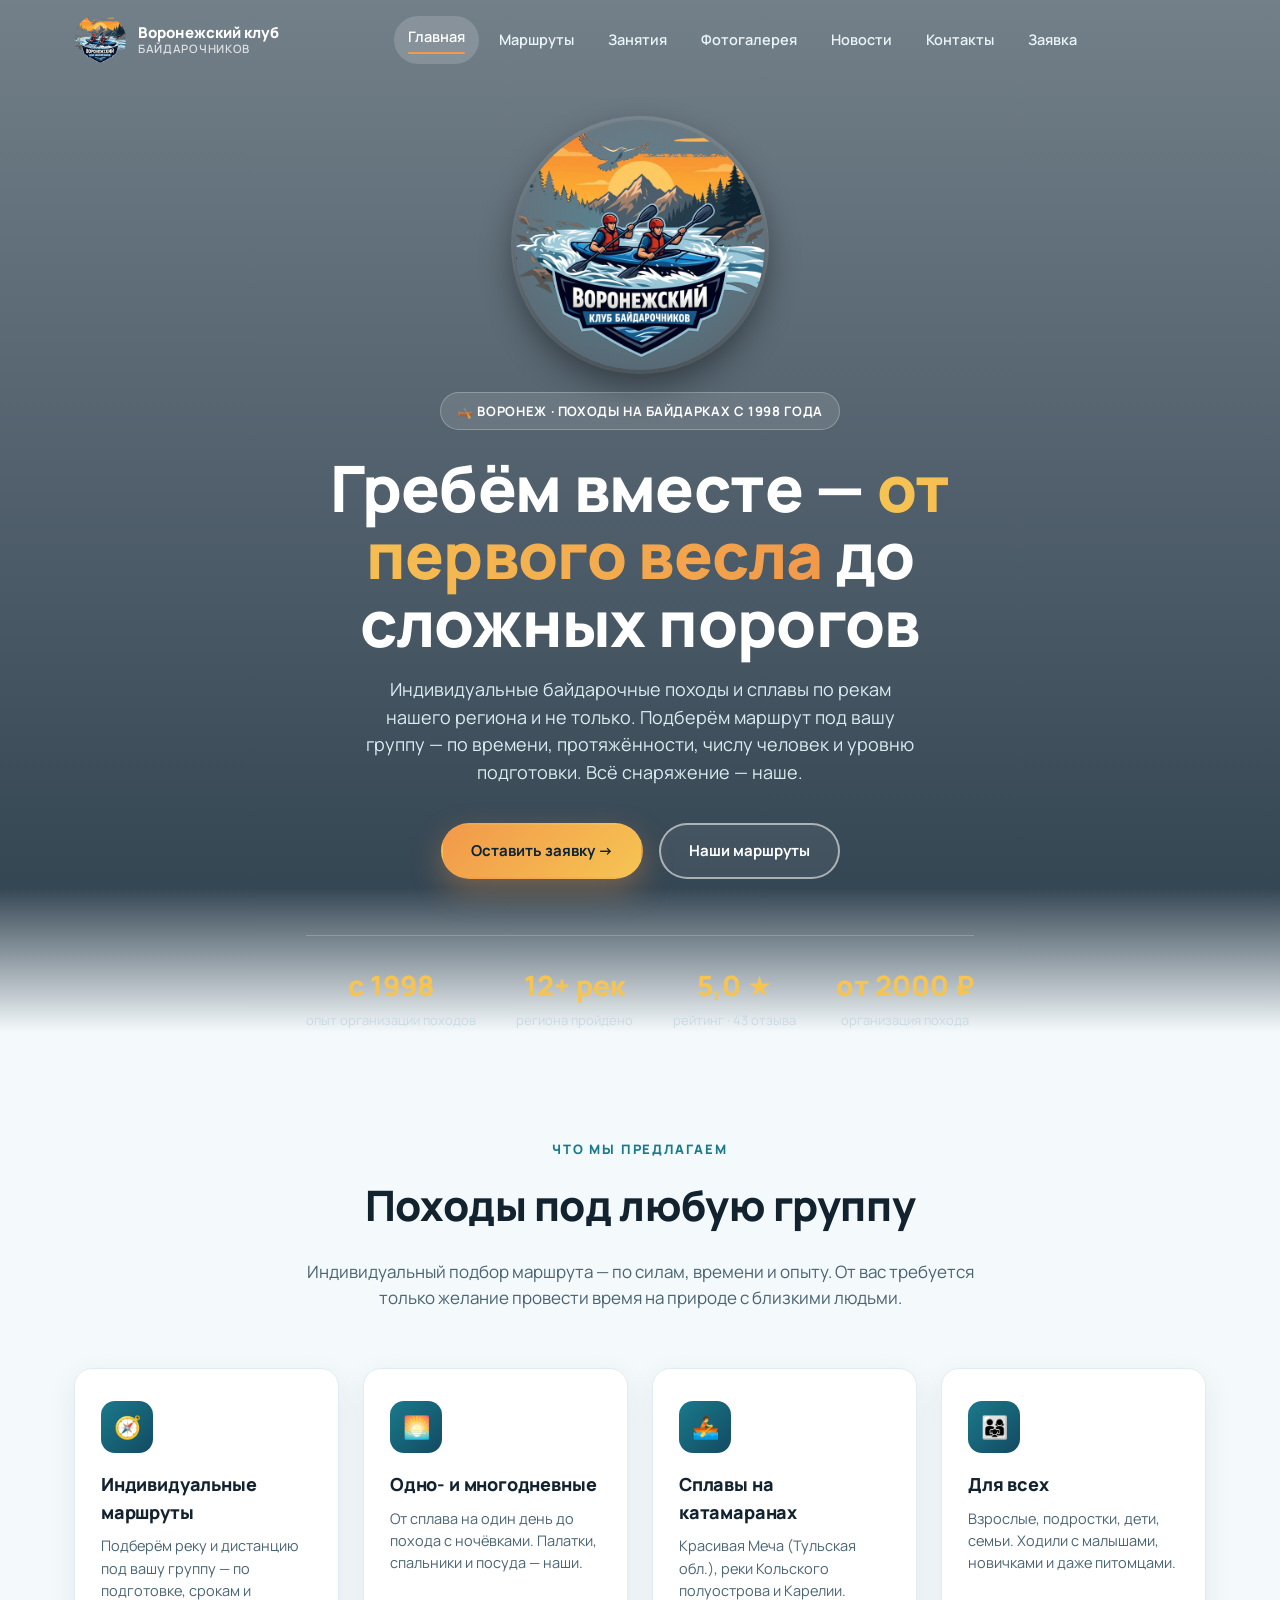
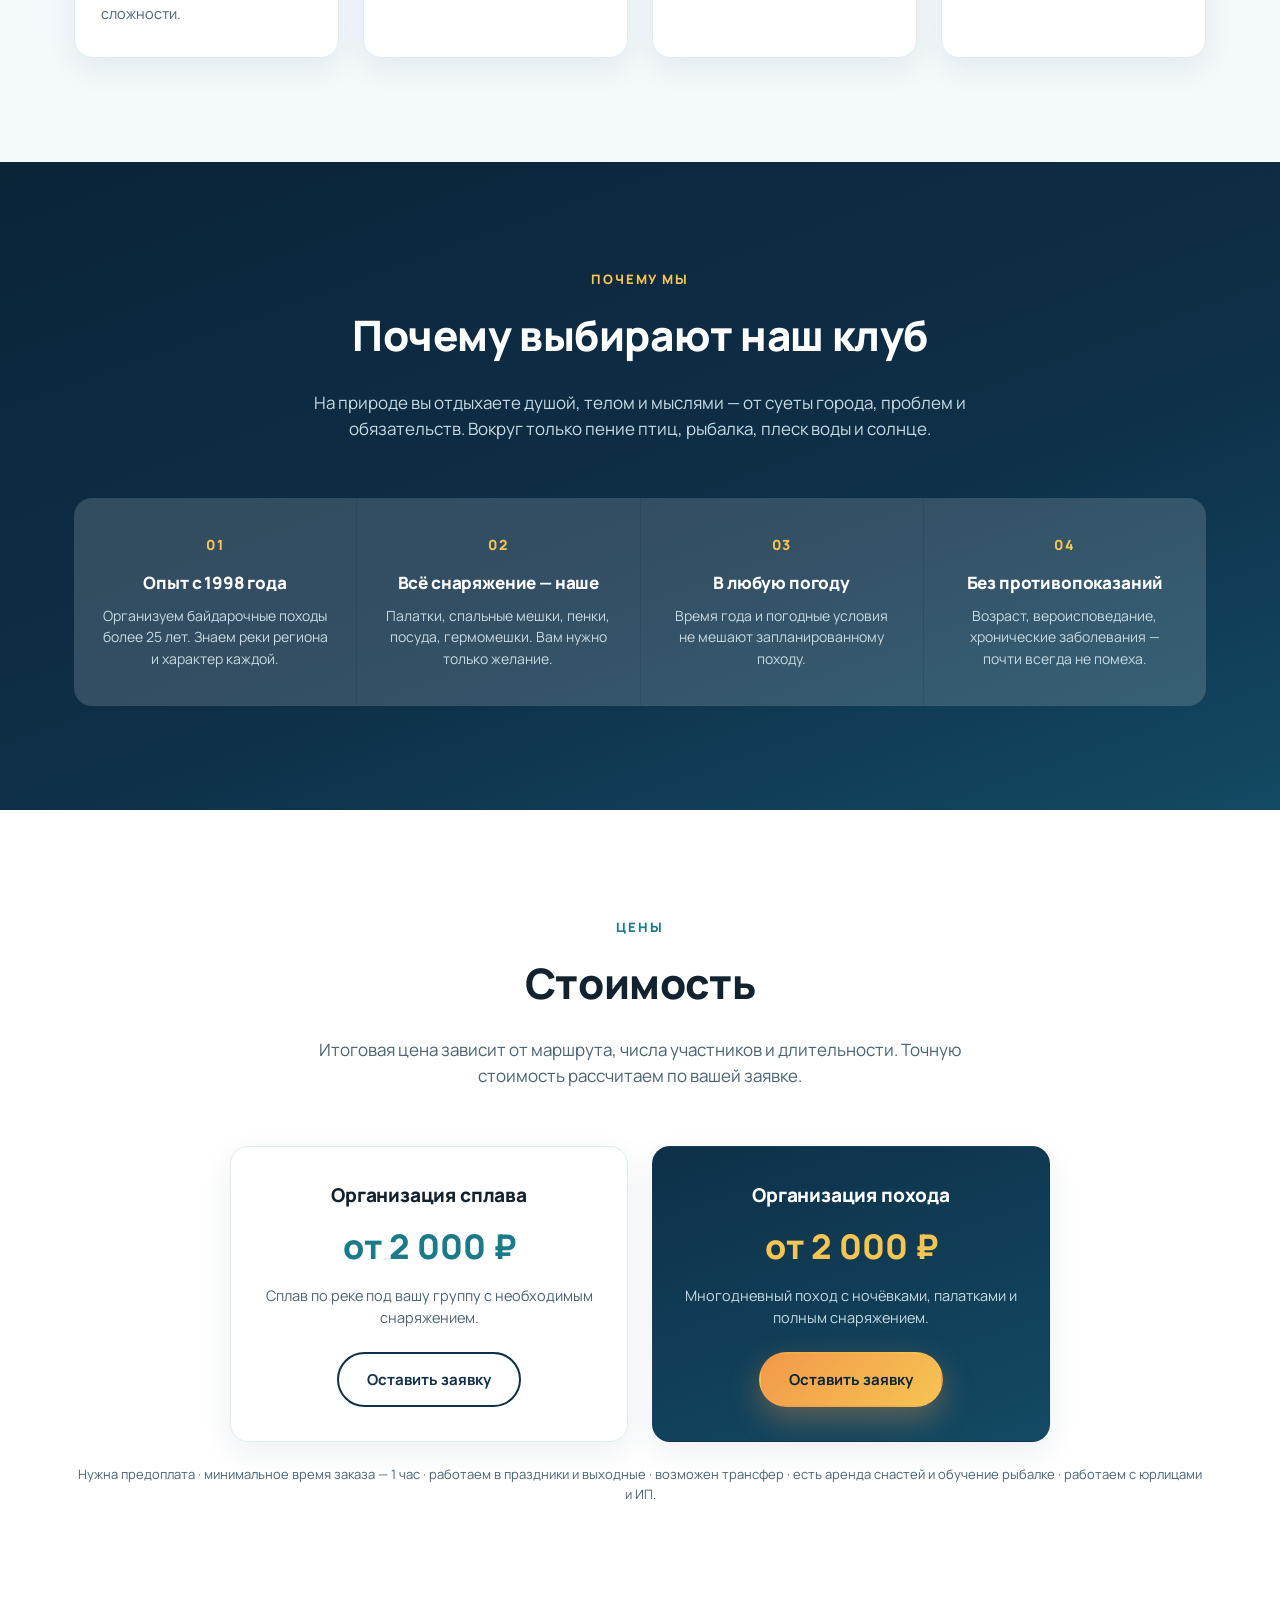
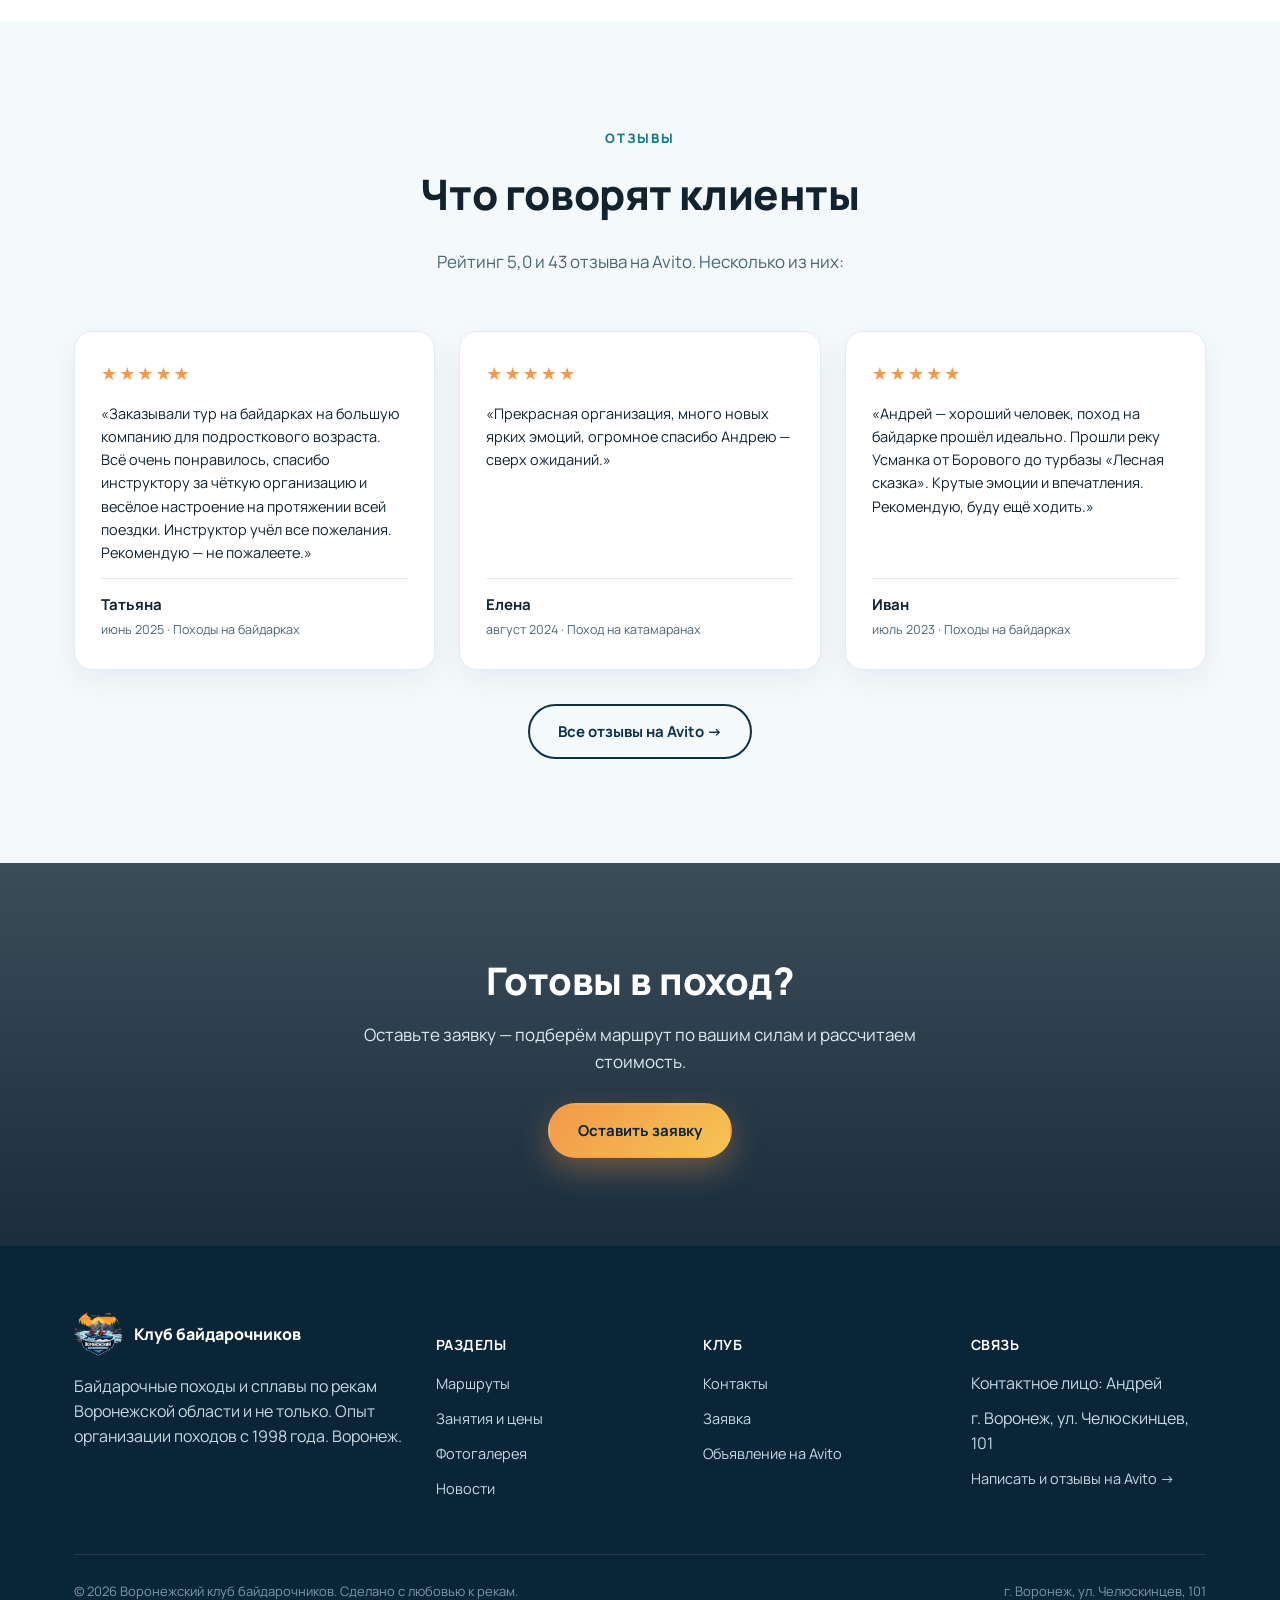
<file: index.html>
<!DOCTYPE html>
<html lang="ru">
<head>
<meta charset="UTF-8">
<meta name="viewport" content="width=device-width, initial-scale=1.0">
<title>Воронежский клуб байдарочников — походы и сплавы по рекам</title>
<meta name="description" content="Байдарочные походы и сплавы по рекам Воронежской области и не только. Индивидуальные маршруты, всё снаряжение, опыт с 1998 года. Организация похода и сплава от 2000 ₽.">
<link rel="icon" href="assets/logo.png" type="image/png">
<link rel="preconnect" href="https://fonts.googleapis.com">
<link href="https://fonts.googleapis.com/css2?family=Manrope:wght@400;500;600;700;800&display=swap" rel="stylesheet">
<link rel="stylesheet" href="assets/styles.css">
</head>
<body>

<header class="site-header" id="siteHeader">
  <div class="container">
    <a href="index.html" class="brand">
      <img src="assets/logo.png" alt="Логотип Воронежского клуба байдарочников">
      <div class="brand-name">Воронежский клуб<span>байдарочников</span></div>
    </a>
    <nav class="main-nav" id="mainNav">
      <a href="index.html" class="active">Главная</a>
      <a href="routes.html">Маршруты</a>
      <a href="classes.html">Занятия</a>
      <a href="gallery.html">Фотогалерея</a>
      <a href="news.html">Новости</a>
      <a href="contacts.html">Контакты</a>
      <a href="apply.html">Заявка</a>
    </nav>
    <div class="header-cta">
      <button class="nav-toggle" id="navToggle" aria-label="Меню">☰</button>
    </div>
  </div>
</header>

<section class="hero" id="home" style="--hero-bg:url('https://images.unsplash.com/photo-1562874749-35d09a73efbe?auto=format&fit=crop&w=2000&q=80')">
  <div class="container hero-inner hero-inner--center">
    <div class="hero-logo">
      <img src="assets/logo.png" alt="Логотип Воронежского клуба байдарочников">
    </div>
    <span class="hero-badge">🛶 Воронеж · походы на байдарках с 1998 года</span>
    <h1>Гребём вместе — <em>от первого весла</em> до сложных порогов</h1>
    <p>Индивидуальные байдарочные походы и сплавы по рекам нашего региона и не только. Подберём маршрут под вашу группу — по времени, протяжённости, числу человек и уровню подготовки. Всё снаряжение — наше.</p>
    <div class="hero-actions">
      <a href="apply.html" class="btn btn--sun">Оставить заявку →</a>
      <a href="routes.html" class="btn btn--outline">Наши маршруты</a>
    </div>
    <div class="hero-stats">
      <div><b>с 1998</b><span>опыт организации походов</span></div>
      <div><b>12+ рек</b><span>региона пройдено</span></div>
      <div><b>5,0 ★</b><span>рейтинг · 43 отзыва</span></div>
      <div><b>от 2000 ₽</b><span>организация похода</span></div>
    </div>
  </div>
</section>

<section class="section section--light">
  <div class="container">
    <div class="section-head reveal">
      <span class="section-eyebrow">Что мы предлагаем</span>
      <h2 class="section-title">Походы под любую группу</h2>
      <p class="section-desc">Индивидуальный подбор маршрута — по силам, времени и опыту. От вас требуется только желание провести время на природе с близкими людьми.</p>
    </div>
    <div class="grid-cards">
      <div class="card reveal"><div class="card-icon">🧭</div><h3>Индивидуальные маршруты</h3><p>Подберём реку и дистанцию под вашу группу — по подготовке, срокам и сложности.</p></div>
      <div class="card reveal"><div class="card-icon">🌅</div><h3>Одно- и многодневные</h3><p>От сплава на один день до похода с ночёвками. Палатки, спальники и посуда — наши.</p></div>
      <div class="card reveal"><div class="card-icon">🚣</div><h3>Сплавы на катамаранах</h3><p>Красивая Меча (Тульская обл.), реки Кольского полуострова и Карелии.</p></div>
      <div class="card reveal"><div class="card-icon">👨‍👩‍👧</div><h3>Для всех</h3><p>Взрослые, подростки, дети, семьи. Ходили с малышами, новичками и даже питомцами.</p></div>
    </div>
  </div>
</section>

<section class="section section--dark">
  <div class="container">
    <div class="section-head reveal">
      <span class="section-eyebrow">Почему мы</span>
      <h2 class="section-title">Почему выбирают наш клуб</h2>
      <p class="section-desc">На природе вы отдыхаете душой, телом и мыслями — от суеты города, проблем и обязательств. Вокруг только пение птиц, рыбалка, плеск воды и солнце.</p>
    </div>
    <div class="values-grid">
      <div class="value-item reveal"><span class="num">01</span><h4>Опыт с 1998 года</h4><p>Организуем байдарочные походы более 25 лет. Знаем реки региона и характер каждой.</p></div>
      <div class="value-item reveal"><span class="num">02</span><h4>Всё снаряжение — наше</h4><p>Палатки, спальные мешки, пенки, посуда, гермомешки. Вам нужно только желание.</p></div>
      <div class="value-item reveal"><span class="num">03</span><h4>В любую погоду</h4><p>Время года и погодные условия не мешают запланированному походу.</p></div>
      <div class="value-item reveal"><span class="num">04</span><h4>Без противопоказаний</h4><p>Возраст, вероисповедание, хронические заболевания — почти всегда не помеха.</p></div>
    </div>
  </div>
</section>

<section class="section section--white">
  <div class="container">
    <div class="section-head reveal">
      <span class="section-eyebrow">Цены</span>
      <h2 class="section-title">Стоимость</h2>
      <p class="section-desc">Итоговая цена зависит от маршрута, числа участников и длительности. Точную стоимость рассчитаем по вашей заявке.</p>
    </div>
    <div class="price-cards">
      <div class="price-card reveal">
        <h3>Организация сплава</h3>
        <div class="price">от 2 000 ₽</div>
        <p>Сплав по реке под вашу группу с необходимым снаряжением.</p>
        <a href="apply.html" class="btn btn--outline-dark">Оставить заявку</a>
      </div>
      <div class="price-card reveal price-card--accent">
        <h3>Организация похода</h3>
        <div class="price">от 2 000 ₽</div>
        <p>Многодневный поход с ночёвками, палатками и полным снаряжением.</p>
        <a href="apply.html" class="btn btn--sun">Оставить заявку</a>
      </div>
    </div>
    <p class="map-note reveal" style="text-align:center;margin-top:22px;">Нужна предоплата · минимальное время заказа — 1 час · работаем в праздники и выходные · возможен трансфер · есть аренда снастей и обучение рыбалке · работаем с юрлицами и ИП.</p>
  </div>
</section>

<section class="section section--light">
  <div class="container">
    <div class="section-head reveal">
      <span class="section-eyebrow">Отзывы</span>
      <h2 class="section-title">Что говорят клиенты</h2>
      <p class="section-desc">Рейтинг 5,0 и 43 отзыва на Avito. Несколько из них:</p>
    </div>
    <div class="reviews-grid">
      <div class="review-card reveal">
        <div class="review-stars">★★★★★</div>
        <p>«Заказывали тур на байдарках на большую компанию для подросткового возраста. Всё очень понравилось, спасибо инструктору за чёткую организацию и весёлое настроение на протяжении всей поездки. Инструктор учёл все пожелания. Рекомендую — не пожалеете.»</p>
        <div class="review-author"><b>Татьяна</b><span>июнь 2025 · Походы на байдарках</span></div>
      </div>
      <div class="review-card reveal">
        <div class="review-stars">★★★★★</div>
        <p>«Прекрасная организация, много новых ярких эмоций, огромное спасибо Андрею — сверх ожиданий.»</p>
        <div class="review-author"><b>Елена</b><span>август 2024 · Поход на катамаранах</span></div>
      </div>
      <div class="review-card reveal">
        <div class="review-stars">★★★★★</div>
        <p>«Андрей — хороший человек, поход на байдарке прошёл идеально. Прошли реку Усманка от Борового до турбазы «Лесная сказка». Крутые эмоции и впечатления. Рекомендую, буду ещё ходить.»</p>
        <div class="review-author"><b>Иван</b><span>июль 2023 · Походы на байдарках</span></div>
      </div>
    </div>
    <div style="text-align:center;margin-top:34px" class="reveal">
      <a href="https://www.avito.ru/voronezh/predlozheniya_uslug/pohody_na_baydarkah_1680966635" target="_blank" rel="noopener" class="btn btn--outline-dark">Все отзывы на Avito →</a>
    </div>
  </div>
</section>

<section class="section section--cta" style="--hero-bg:url('https://images.unsplash.com/photo-1551158025-b74e9d4f3617?auto=format&fit=crop&w=2000&q=80')">
  <div class="container cta-inner reveal">
    <h2>Готовы в поход?</h2>
    <p>Оставьте заявку — подберём маршрут по вашим силам и рассчитаем стоимость.</p>
    <a href="apply.html" class="btn btn--sun">Оставить заявку</a>
  </div>
</section>

<footer class="site-footer">
  <div class="container">
    <div class="footer-top">
      <div>
        <div class="footer-brand">
          <img src="assets/logo.png" alt="Логотип клуба">
          <span>Клуб байдарочников</span>
        </div>
        <p>Байдарочные походы и сплавы по рекам Воронежской области и не только. Опыт организации походов с 1998 года. Воронеж.</p>
      </div>
      <div>
        <h5>Разделы</h5>
        <ul>
          <li><a href="routes.html">Маршруты</a></li>
          <li><a href="classes.html">Занятия и цены</a></li>
          <li><a href="gallery.html">Фотогалерея</a></li>
          <li><a href="news.html">Новости</a></li>
        </ul>
      </div>
      <div>
        <h5>Клуб</h5>
        <ul>
          <li><a href="contacts.html">Контакты</a></li>
          <li><a href="apply.html">Заявка</a></li>
          <li><a href="https://www.avito.ru/voronezh/predlozheniya_uslug/pohody_na_baydarkah_1680966635" target="_blank" rel="noopener">Объявление на Avito</a></li>
        </ul>
      </div>
      <div>
        <h5>Связь</h5>
        <ul>
          <li>Контактное лицо: Андрей</li>
          <li>г. Воронеж, ул. Челюскинцев, 101</li>
          <li><a href="https://www.avito.ru/voronezh/predlozheniya_uslug/pohody_na_baydarkah_1680966635" target="_blank" rel="noopener">Написать и отзывы на Avito →</a></li>
        </ul>
      </div>
    </div>
    <div class="footer-bottom">
      <span>© 2026 Воронежский клуб байдарочников. Сделано с любовью к рекам.</span>
      <span>г. Воронеж, ул. Челюскинцев, 101</span>
    </div>
  </div>
</footer>

<script src="assets/script.js"></script>
</body>
</html>
</file>
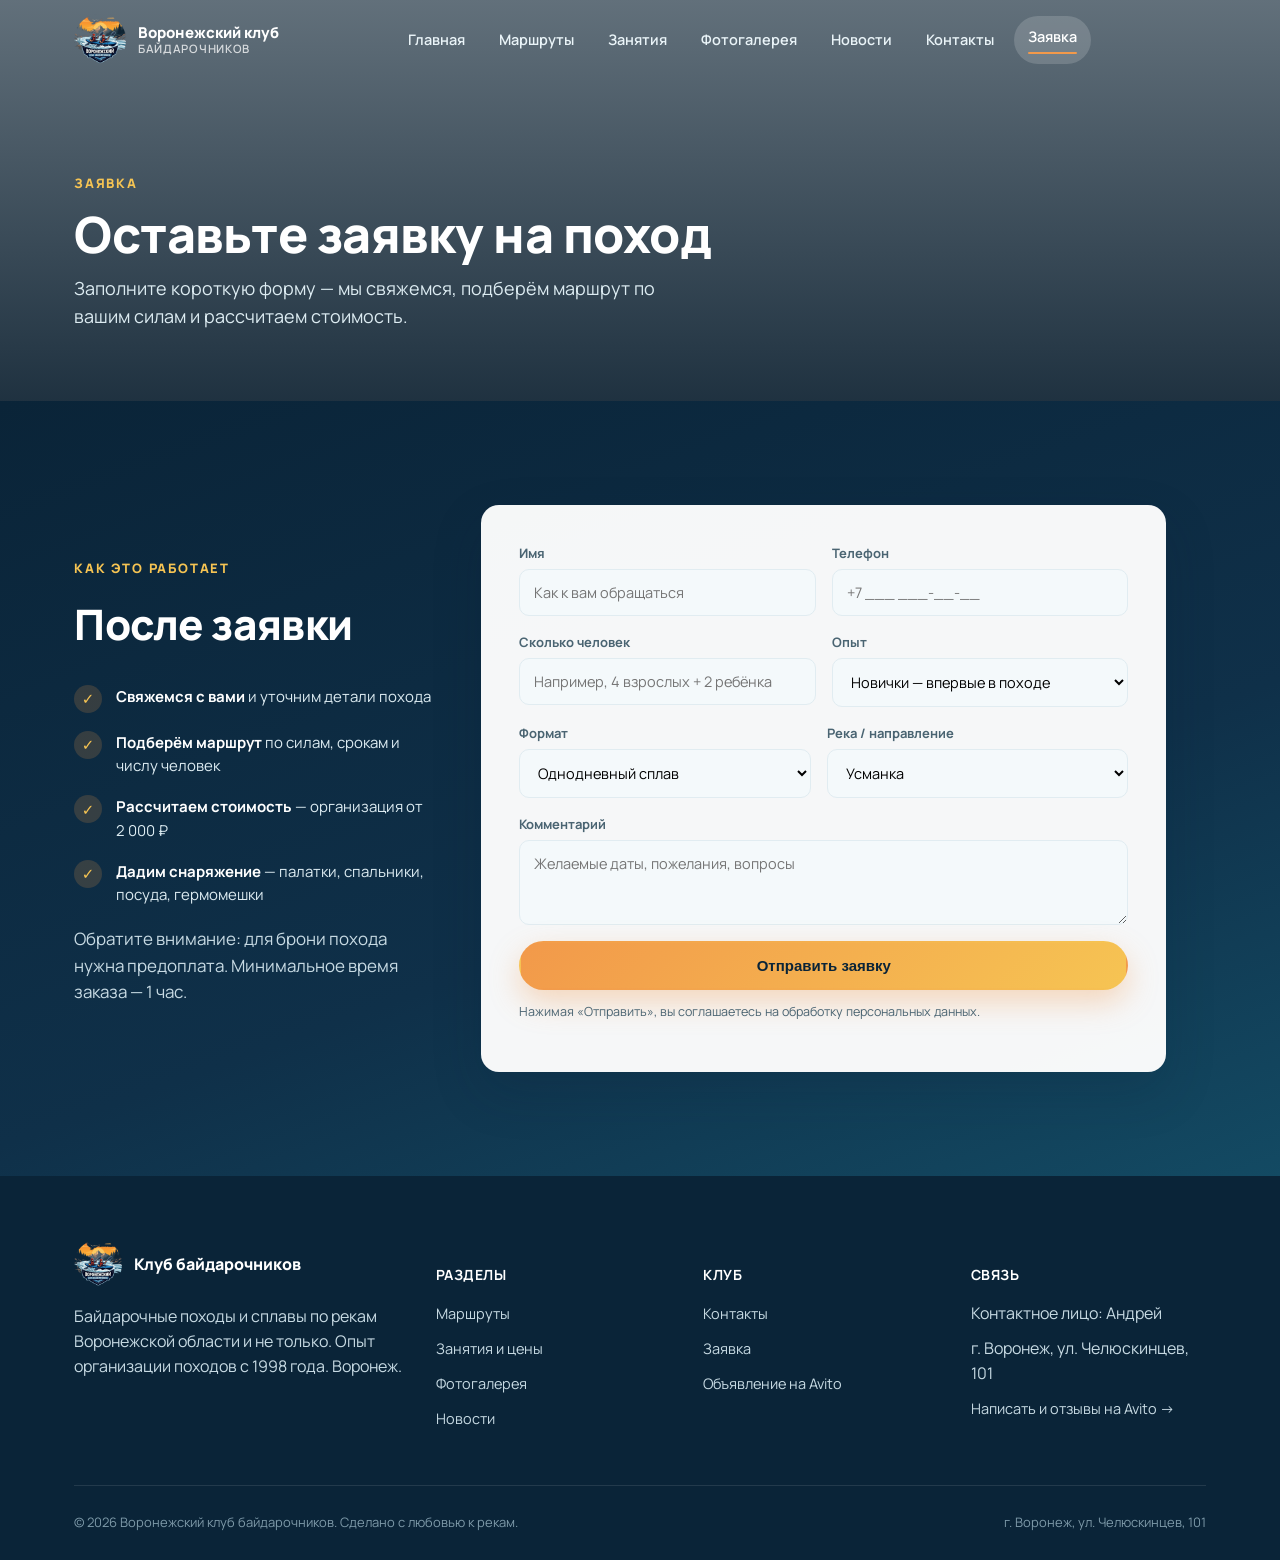
<file: apply.html>
<!DOCTYPE html>
<html lang="ru">
<head>
<meta charset="UTF-8">
<meta name="viewport" content="width=device-width, initial-scale=1.0">
<title>Заявка — Воронежский клуб байдарочников</title>
<meta name="description" content="Заявка на байдарочный поход или сплав. Подберём маршрут под вашу группу и рассчитаем стоимость.">
<link rel="icon" href="assets/logo.png" type="image/png">
<link rel="preconnect" href="https://fonts.googleapis.com">
<link href="https://fonts.googleapis.com/css2?family=Manrope:wght@400;500;600;700;800&display=swap" rel="stylesheet">
<link rel="stylesheet" href="assets/styles.css">
</head>
<body>

<header class="site-header" id="siteHeader">
  <div class="container">
    <a href="index.html" class="brand">
      <img src="assets/logo.png" alt="Логотип Воронежского клуба байдарочников">
      <div class="brand-name">Воронежский клуб<span>байдарочников</span></div>
    </a>
    <nav class="main-nav" id="mainNav">
      <a href="index.html">Главная</a>
      <a href="routes.html">Маршруты</a>
      <a href="classes.html">Занятия</a>
      <a href="gallery.html">Фотогалерея</a>
      <a href="news.html">Новости</a>
      <a href="contacts.html">Контакты</a>
      <a href="apply.html" class="active">Заявка</a>
    </nav>
    <div class="header-cta">
      <button class="nav-toggle" id="navToggle" aria-label="Меню">☰</button>
    </div>
  </div>
</header>

<section class="page-hero" style="--hero-bg:url('https://images.unsplash.com/photo-1551158025-b74e9d4f3617?auto=format&fit=crop&w=2000&q=80')">
  <div class="container">
    <span class="page-hero-eyebrow">Заявка</span>
    <h1>Оставьте заявку на поход</h1>
    <p>Заполните короткую форму — мы свяжемся, подберём маршрут по вашим силам и рассчитаем стоимость.</p>
  </div>
</section>

<section class="section section--dark" id="apply">
  <div class="container">
    <div class="apply-layout">
      <div class="reveal">
        <span class="section-eyebrow">Как это работает</span>
        <h2 class="section-title">После заявки</h2>
        <ul class="apply-points">
          <li><span class="chk">✓</span><span><b>Свяжемся с вами</b> и уточним детали похода</span></li>
          <li><span class="chk">✓</span><span><b>Подберём маршрут</b> по силам, срокам и числу человек</span></li>
          <li><span class="chk">✓</span><span><b>Рассчитаем стоимость</b> — организация от 2 000 ₽</span></li>
          <li><span class="chk">✓</span><span><b>Дадим снаряжение</b> — палатки, спальники, посуда, гермомешки</span></li>
        </ul>
        <p class="section-desc" style="color:#c7dae3;margin-top:20px;">Обратите внимание: для брони похода нужна предоплата. Минимальное время заказа — 1 час.</p>
      </div>
      <form class="apply-form reveal" id="applyForm">
        <div class="form-row">
          <div class="form-field"><label for="f-name">Имя</label><input type="text" id="f-name" name="name" placeholder="Как к вам обращаться" required></div>
          <div class="form-field"><label for="f-phone">Телефон</label><input type="tel" id="f-phone" name="phone" placeholder="+7 ___ ___-__-__" required></div>
        </div>
        <div class="form-row">
          <div class="form-field"><label for="f-people">Сколько человек</label><input type="text" id="f-people" name="people" placeholder="Например, 4 взрослых + 2 ребёнка"></div>
          <div class="form-field"><label for="f-level">Опыт</label>
            <select id="f-level" name="level">
              <option>Новички — впервые в походе</option>
              <option>Немного опыта</option>
              <option>Уверенно гребём, хотим сложнее</option>
            </select>
          </div>
        </div>
        <div class="form-row">
          <div class="form-field"><label for="f-format">Формат</label>
            <select id="f-format" name="format">
              <option>Однодневный сплав</option>
              <option>Многодневный поход с ночёвками</option>
              <option>Сплав на катамаранах</option>
              <option>Пока не решили — подскажите</option>
            </select>
          </div>
          <div class="form-field"><label for="f-river">Река / направление</label>
            <select id="f-river" name="river">
              <option>Усманка</option>
              <option>Воронеж</option>
              <option>Дон</option>
              <option>Хопёр</option>
              <option>Красивая Меча / Карелия / Кольский</option>
              <option>На ваш выбор</option>
            </select>
          </div>
        </div>
        <div class="form-row">
          <div class="form-field full"><label for="f-msg">Комментарий</label><textarea id="f-msg" name="message" rows="3" placeholder="Желаемые даты, пожелания, вопросы"></textarea></div>
        </div>
        <button type="submit" class="btn btn--sun btn--block">Отправить заявку</button>
        <p class="form-note">Нажимая «Отправить», вы соглашаетесь на обработку персональных данных.</p>
        <div class="form-success" id="formSuccess">Спасибо! Заявка отправлена — мы свяжемся с вами в ближайшее время.</div>
      </form>
    </div>
  </div>
</section>

<footer class="site-footer">
  <div class="container">
    <div class="footer-top">
      <div>
        <div class="footer-brand">
          <img src="assets/logo.png" alt="Логотип клуба">
          <span>Клуб байдарочников</span>
        </div>
        <p>Байдарочные походы и сплавы по рекам Воронежской области и не только. Опыт организации походов с 1998 года. Воронеж.</p>
      </div>
      <div>
        <h5>Разделы</h5>
        <ul>
          <li><a href="routes.html">Маршруты</a></li>
          <li><a href="classes.html">Занятия и цены</a></li>
          <li><a href="gallery.html">Фотогалерея</a></li>
          <li><a href="news.html">Новости</a></li>
        </ul>
      </div>
      <div>
        <h5>Клуб</h5>
        <ul>
          <li><a href="contacts.html">Контакты</a></li>
          <li><a href="apply.html">Заявка</a></li>
          <li><a href="https://www.avito.ru/voronezh/predlozheniya_uslug/pohody_na_baydarkah_1680966635" target="_blank" rel="noopener">Объявление на Avito</a></li>
        </ul>
      </div>
      <div>
        <h5>Связь</h5>
        <ul>
          <li>Контактное лицо: Андрей</li>
          <li>г. Воронеж, ул. Челюскинцев, 101</li>
          <li><a href="https://www.avito.ru/voronezh/predlozheniya_uslug/pohody_na_baydarkah_1680966635" target="_blank" rel="noopener">Написать и отзывы на Avito →</a></li>
        </ul>
      </div>
    </div>
    <div class="footer-bottom">
      <span>© 2026 Воронежский клуб байдарочников. Сделано с любовью к рекам.</span>
      <span>г. Воронеж, ул. Челюскинцев, 101</span>
    </div>
  </div>
</footer>

<script src="assets/script.js"></script>
</body>
</html>
</file>
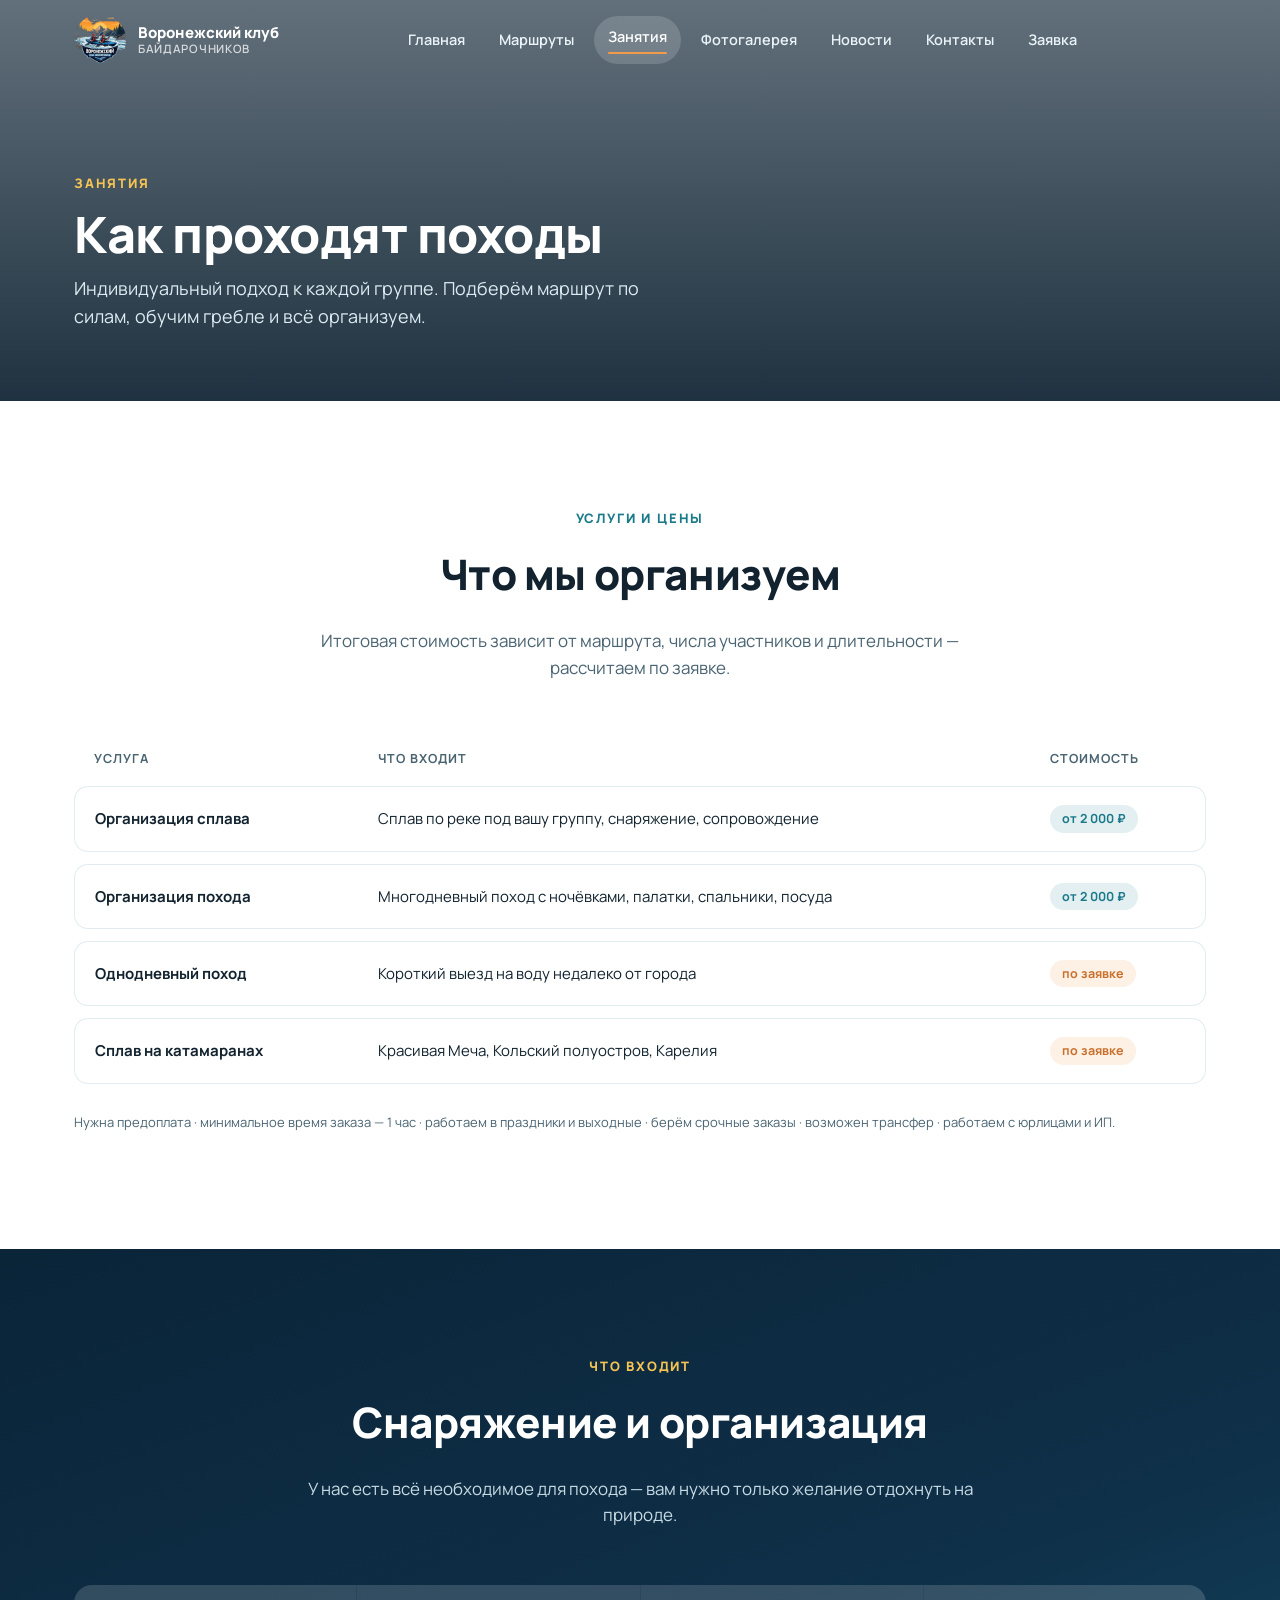
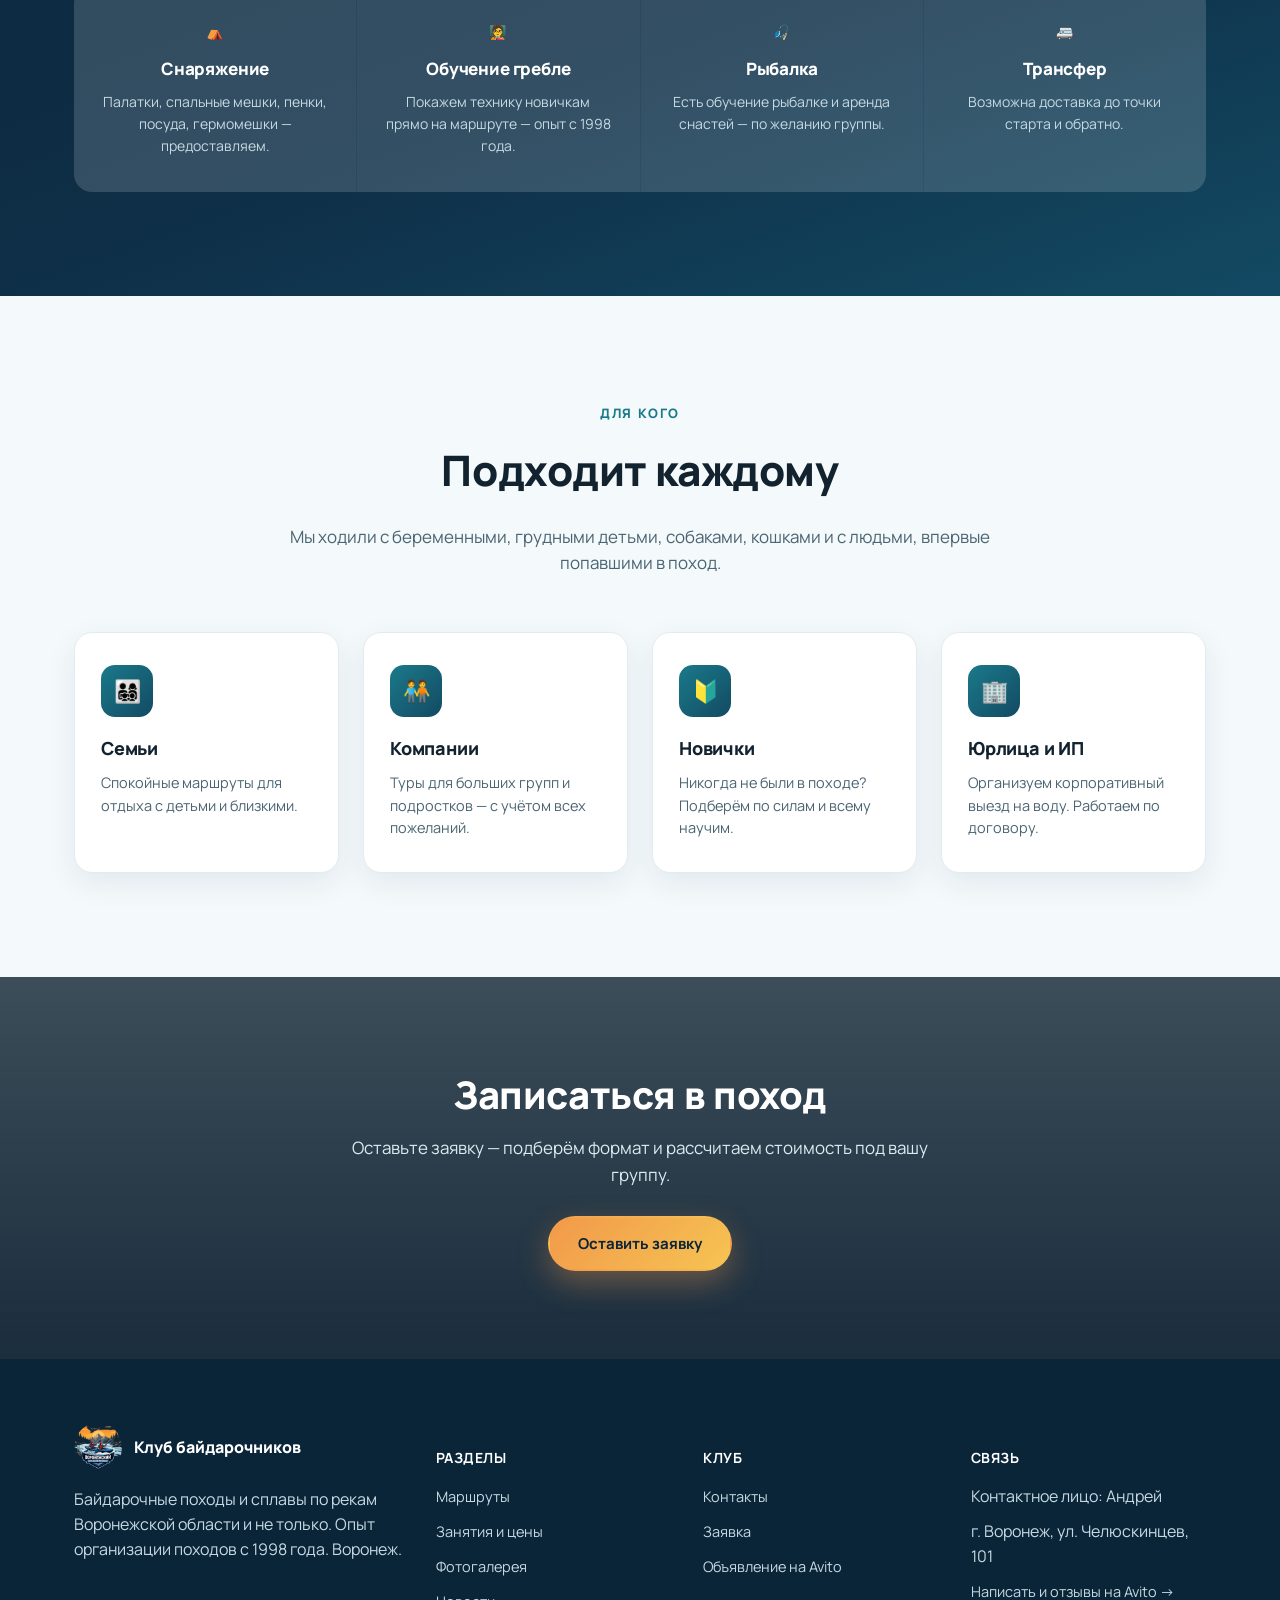
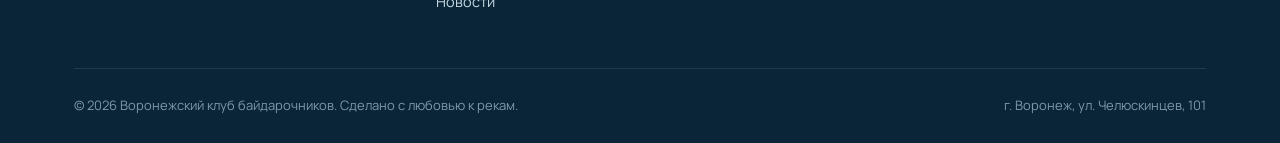
<file: classes.html>
<!DOCTYPE html>
<html lang="ru">
<head>
<meta charset="UTF-8">
<meta name="viewport" content="width=device-width, initial-scale=1.0">
<title>Занятия и цены — Воронежский клуб байдарочников</title>
<meta name="description" content="Формат байдарочных походов, что входит в стоимость, для кого подходит. Организация сплава и похода от 2000 ₽.">
<link rel="icon" href="assets/logo.png" type="image/png">
<link rel="preconnect" href="https://fonts.googleapis.com">
<link href="https://fonts.googleapis.com/css2?family=Manrope:wght@400;500;600;700;800&display=swap" rel="stylesheet">
<link rel="stylesheet" href="assets/styles.css">
</head>
<body>

<header class="site-header" id="siteHeader">
  <div class="container">
    <a href="index.html" class="brand">
      <img src="assets/logo.png" alt="Логотип Воронежского клуба байдарочников">
      <div class="brand-name">Воронежский клуб<span>байдарочников</span></div>
    </a>
    <nav class="main-nav" id="mainNav">
      <a href="index.html">Главная</a>
      <a href="routes.html">Маршруты</a>
      <a href="classes.html" class="active">Занятия</a>
      <a href="gallery.html">Фотогалерея</a>
      <a href="news.html">Новости</a>
      <a href="contacts.html">Контакты</a>
      <a href="apply.html">Заявка</a>
    </nav>
    <div class="header-cta">
      <button class="nav-toggle" id="navToggle" aria-label="Меню">☰</button>
    </div>
  </div>
</header>

<section class="page-hero" style="--hero-bg:url('https://images.unsplash.com/photo-1551158025-b74e9d4f3617?auto=format&fit=crop&w=2000&q=80')">
  <div class="container">
    <span class="page-hero-eyebrow">Занятия</span>
    <h1>Как проходят походы</h1>
    <p>Индивидуальный подход к каждой группе. Подберём маршрут по силам, обучим гребле и всё организуем.</p>
  </div>
</section>

<section class="section section--white" id="classes">
  <div class="container">
    <div class="section-head reveal">
      <span class="section-eyebrow">Услуги и цены</span>
      <h2 class="section-title">Что мы организуем</h2>
      <p class="section-desc">Итоговая стоимость зависит от маршрута, числа участников и длительности — рассчитаем по заявке.</p>
    </div>
    <div class="reveal" style="overflow-x:auto;">
      <table class="schedule-table">
        <thead><tr><th>Услуга</th><th>Что входит</th><th>Стоимость</th></tr></thead>
        <tbody>
          <tr><td>Организация сплава</td><td>Сплав по реке под вашу группу, снаряжение, сопровождение</td><td><span class="level-tag">от 2 000 ₽</span></td></tr>
          <tr><td>Организация похода</td><td>Многодневный поход с ночёвками, палатки, спальники, посуда</td><td><span class="level-tag">от 2 000 ₽</span></td></tr>
          <tr><td>Однодневный поход</td><td>Короткий выезд на воду недалеко от города</td><td><span class="level-tag adv">по заявке</span></td></tr>
          <tr><td>Сплав на катамаранах</td><td>Красивая Меча, Кольский полуостров, Карелия</td><td><span class="level-tag adv">по заявке</span></td></tr>
        </tbody>
      </table>
    </div>
    <p class="map-note reveal" style="margin-top:16px;">Нужна предоплата · минимальное время заказа — 1 час · работаем в праздники и выходные · берём срочные заказы · возможен трансфер · работаем с юрлицами и ИП.</p>
  </div>
</section>

<section class="section section--dark">
  <div class="container">
    <div class="section-head reveal">
      <span class="section-eyebrow">Что входит</span>
      <h2 class="section-title">Снаряжение и организация</h2>
      <p class="section-desc">У нас есть всё необходимое для похода — вам нужно только желание отдохнуть на природе.</p>
    </div>
    <div class="values-grid">
      <div class="value-item reveal"><span class="num">⛺</span><h4>Снаряжение</h4><p>Палатки, спальные мешки, пенки, посуда, гермомешки — предоставляем.</p></div>
      <div class="value-item reveal"><span class="num">🧑‍🏫</span><h4>Обучение гребле</h4><p>Покажем технику новичкам прямо на маршруте — опыт с 1998 года.</p></div>
      <div class="value-item reveal"><span class="num">🎣</span><h4>Рыбалка</h4><p>Есть обучение рыбалке и аренда снастей — по желанию группы.</p></div>
      <div class="value-item reveal"><span class="num">🚐</span><h4>Трансфер</h4><p>Возможна доставка до точки старта и обратно.</p></div>
    </div>
  </div>
</section>

<section class="section section--light">
  <div class="container">
    <div class="section-head reveal">
      <span class="section-eyebrow">Для кого</span>
      <h2 class="section-title">Подходит каждому</h2>
      <p class="section-desc">Мы ходили с беременными, грудными детьми, собаками, кошками и с людьми, впервые попавшими в поход.</p>
    </div>
    <div class="grid-cards">
      <div class="card reveal"><div class="card-icon">👨‍👩‍👧‍👦</div><h3>Семьи</h3><p>Спокойные маршруты для отдыха с детьми и близкими.</p></div>
      <div class="card reveal"><div class="card-icon">🧑‍🤝‍🧑</div><h3>Компании</h3><p>Туры для больших групп и подростков — с учётом всех пожеланий.</p></div>
      <div class="card reveal"><div class="card-icon">🔰</div><h3>Новички</h3><p>Никогда не были в походе? Подберём по силам и всему научим.</p></div>
      <div class="card reveal"><div class="card-icon">🏢</div><h3>Юрлица и ИП</h3><p>Организуем корпоративный выезд на воду. Работаем по договору.</p></div>
    </div>
  </div>
</section>

<section class="section section--cta" style="--hero-bg:url('https://images.unsplash.com/photo-1562874749-35d09a73efbe?auto=format&fit=crop&w=2000&q=80')">
  <div class="container cta-inner reveal">
    <h2>Записаться в поход</h2>
    <p>Оставьте заявку — подберём формат и рассчитаем стоимость под вашу группу.</p>
    <a href="apply.html" class="btn btn--sun">Оставить заявку</a>
  </div>
</section>

<footer class="site-footer">
  <div class="container">
    <div class="footer-top">
      <div>
        <div class="footer-brand">
          <img src="assets/logo.png" alt="Логотип клуба">
          <span>Клуб байдарочников</span>
        </div>
        <p>Байдарочные походы и сплавы по рекам Воронежской области и не только. Опыт организации походов с 1998 года. Воронеж.</p>
      </div>
      <div>
        <h5>Разделы</h5>
        <ul>
          <li><a href="routes.html">Маршруты</a></li>
          <li><a href="classes.html">Занятия и цены</a></li>
          <li><a href="gallery.html">Фотогалерея</a></li>
          <li><a href="news.html">Новости</a></li>
        </ul>
      </div>
      <div>
        <h5>Клуб</h5>
        <ul>
          <li><a href="contacts.html">Контакты</a></li>
          <li><a href="apply.html">Заявка</a></li>
          <li><a href="https://www.avito.ru/voronezh/predlozheniya_uslug/pohody_na_baydarkah_1680966635" target="_blank" rel="noopener">Объявление на Avito</a></li>
        </ul>
      </div>
      <div>
        <h5>Связь</h5>
        <ul>
          <li>Контактное лицо: Андрей</li>
          <li>г. Воронеж, ул. Челюскинцев, 101</li>
          <li><a href="https://www.avito.ru/voronezh/predlozheniya_uslug/pohody_na_baydarkah_1680966635" target="_blank" rel="noopener">Написать и отзывы на Avito →</a></li>
        </ul>
      </div>
    </div>
    <div class="footer-bottom">
      <span>© 2026 Воронежский клуб байдарочников. Сделано с любовью к рекам.</span>
      <span>г. Воронеж, ул. Челюскинцев, 101</span>
    </div>
  </div>
</footer>

<script src="assets/script.js"></script>
</body>
</html>
</file>
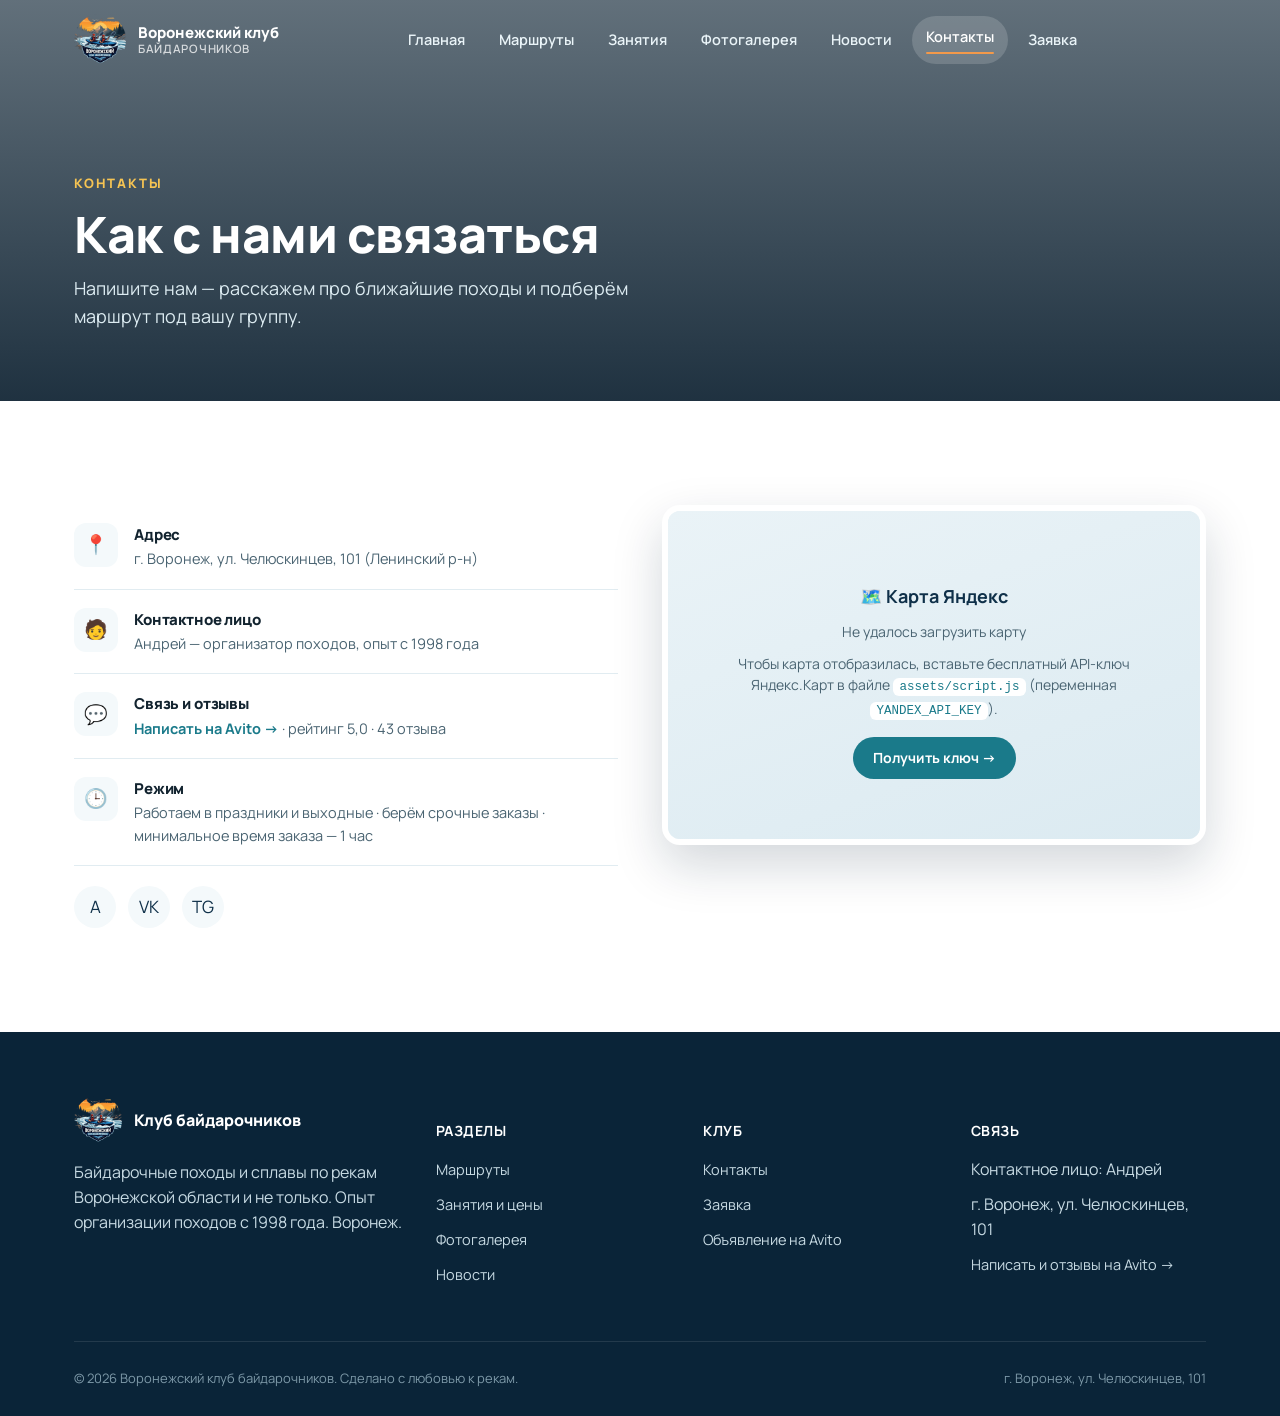
<file: contacts.html>
<!DOCTYPE html>
<html lang="ru">
<head>
<meta charset="UTF-8">
<meta name="viewport" content="width=device-width, initial-scale=1.0">
<title>Контакты — Воронежский клуб байдарочников</title>
<meta name="description" content="Контакты клуба байдарочных походов: Воронеж, ул. Челюскинцев, 101. Контактное лицо — Андрей.">
<link rel="icon" href="assets/logo.png" type="image/png">
<link rel="preconnect" href="https://fonts.googleapis.com">
<link href="https://fonts.googleapis.com/css2?family=Manrope:wght@400;500;600;700;800&display=swap" rel="stylesheet">
<link rel="stylesheet" href="assets/styles.css">
</head>
<body>

<header class="site-header" id="siteHeader">
  <div class="container">
    <a href="index.html" class="brand">
      <img src="assets/logo.png" alt="Логотип Воронежского клуба байдарочников">
      <div class="brand-name">Воронежский клуб<span>байдарочников</span></div>
    </a>
    <nav class="main-nav" id="mainNav">
      <a href="index.html">Главная</a>
      <a href="routes.html">Маршруты</a>
      <a href="classes.html">Занятия</a>
      <a href="gallery.html">Фотогалерея</a>
      <a href="news.html">Новости</a>
      <a href="contacts.html" class="active">Контакты</a>
      <a href="apply.html">Заявка</a>
    </nav>
    <div class="header-cta">
      <button class="nav-toggle" id="navToggle" aria-label="Меню">☰</button>
    </div>
  </div>
</header>

<section class="page-hero" style="--hero-bg:url('https://images.unsplash.com/photo-1696469014188-e6d7ea983c56?auto=format&fit=crop&w=2000&q=80')">
  <div class="container">
    <span class="page-hero-eyebrow">Контакты</span>
    <h1>Как с нами связаться</h1>
    <p>Напишите нам — расскажем про ближайшие походы и подберём маршрут под вашу группу.</p>
  </div>
</section>

<section class="section section--white" id="contacts">
  <div class="container">
    <div class="contacts-layout">
      <div class="reveal">
        <div class="contact-row"><div class="contact-icon">📍</div><div><h4>Адрес</h4><p>г. Воронеж, ул. Челюскинцев, 101 (Ленинский р-н)</p></div></div>
        <div class="contact-row"><div class="contact-icon">🧑</div><div><h4>Контактное лицо</h4><p>Андрей — организатор походов, опыт с 1998 года</p></div></div>
        <div class="contact-row"><div class="contact-icon">💬</div><div><h4>Связь и отзывы</h4><p><a href="https://www.avito.ru/voronezh/predlozheniya_uslug/pohody_na_baydarkah_1680966635" target="_blank" rel="noopener" style="color:var(--teal);font-weight:700;">Написать на Avito →</a> · рейтинг 5,0 · 43 отзыва</p></div></div>
        <div class="contact-row"><div class="contact-icon">🕒</div><div><h4>Режим</h4><p>Работаем в праздники и выходные · берём срочные заказы · минимальное время заказа — 1 час</p></div></div>
        <div class="social-links">
          <a href="https://www.avito.ru/voronezh/predlozheniya_uslug/pohody_na_baydarkah_1680966635" target="_blank" rel="noopener" aria-label="Avito">A</a>
          <a href="#" aria-label="ВКонтакте">VK</a>
          <a href="#" aria-label="Telegram">TG</a>
        </div>
      </div>
      <div class="reveal"><div id="contacts-map"></div></div>
    </div>
  </div>
</section>

<footer class="site-footer">
  <div class="container">
    <div class="footer-top">
      <div>
        <div class="footer-brand">
          <img src="assets/logo.png" alt="Логотип клуба">
          <span>Клуб байдарочников</span>
        </div>
        <p>Байдарочные походы и сплавы по рекам Воронежской области и не только. Опыт организации походов с 1998 года. Воронеж.</p>
      </div>
      <div>
        <h5>Разделы</h5>
        <ul>
          <li><a href="routes.html">Маршруты</a></li>
          <li><a href="classes.html">Занятия и цены</a></li>
          <li><a href="gallery.html">Фотогалерея</a></li>
          <li><a href="news.html">Новости</a></li>
        </ul>
      </div>
      <div>
        <h5>Клуб</h5>
        <ul>
          <li><a href="contacts.html">Контакты</a></li>
          <li><a href="apply.html">Заявка</a></li>
          <li><a href="https://www.avito.ru/voronezh/predlozheniya_uslug/pohody_na_baydarkah_1680966635" target="_blank" rel="noopener">Объявление на Avito</a></li>
        </ul>
      </div>
      <div>
        <h5>Связь</h5>
        <ul>
          <li>Контактное лицо: Андрей</li>
          <li>г. Воронеж, ул. Челюскинцев, 101</li>
          <li><a href="https://www.avito.ru/voronezh/predlozheniya_uslug/pohody_na_baydarkah_1680966635" target="_blank" rel="noopener">Написать и отзывы на Avito →</a></li>
        </ul>
      </div>
    </div>
    <div class="footer-bottom">
      <span>© 2026 Воронежский клуб байдарочников. Сделано с любовью к рекам.</span>
      <span>г. Воронеж, ул. Челюскинцев, 101</span>
    </div>
  </div>
</footer>

<script src="assets/script.js"></script>
</body>
</html>
</file>
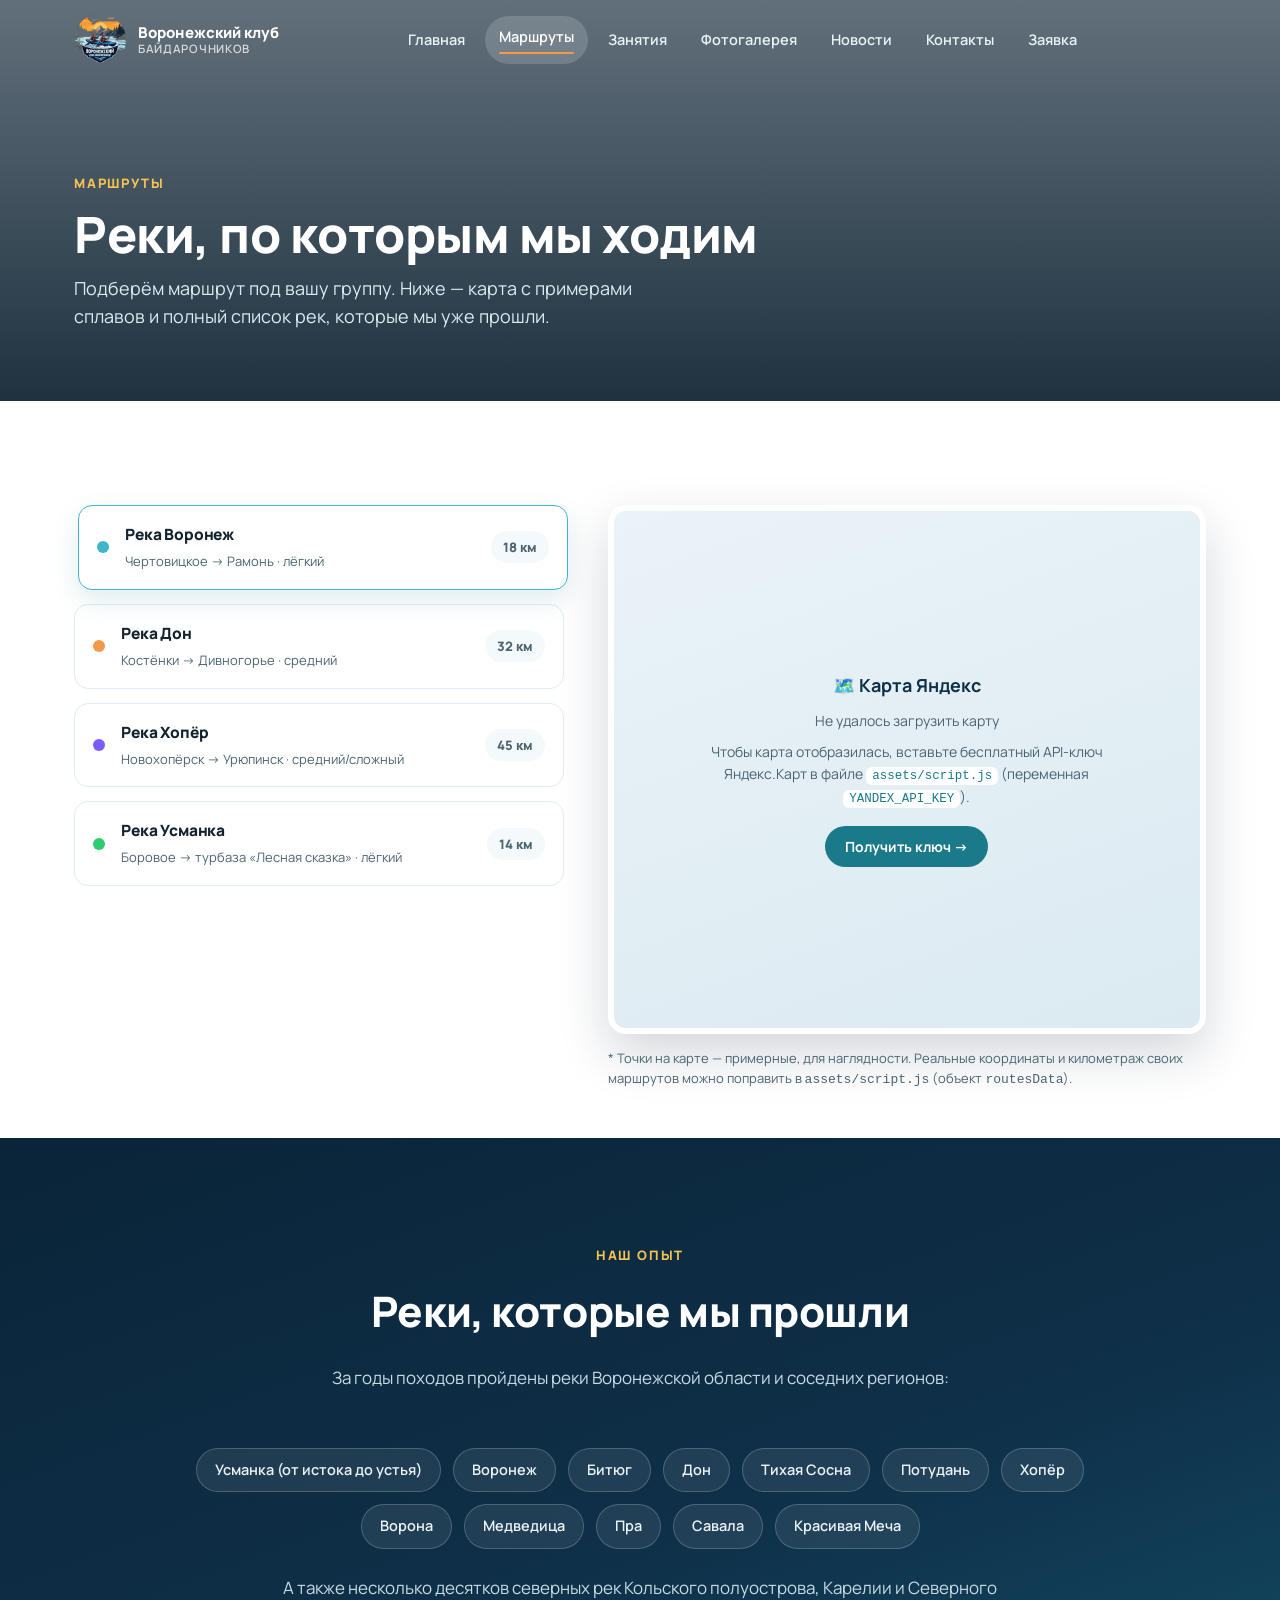
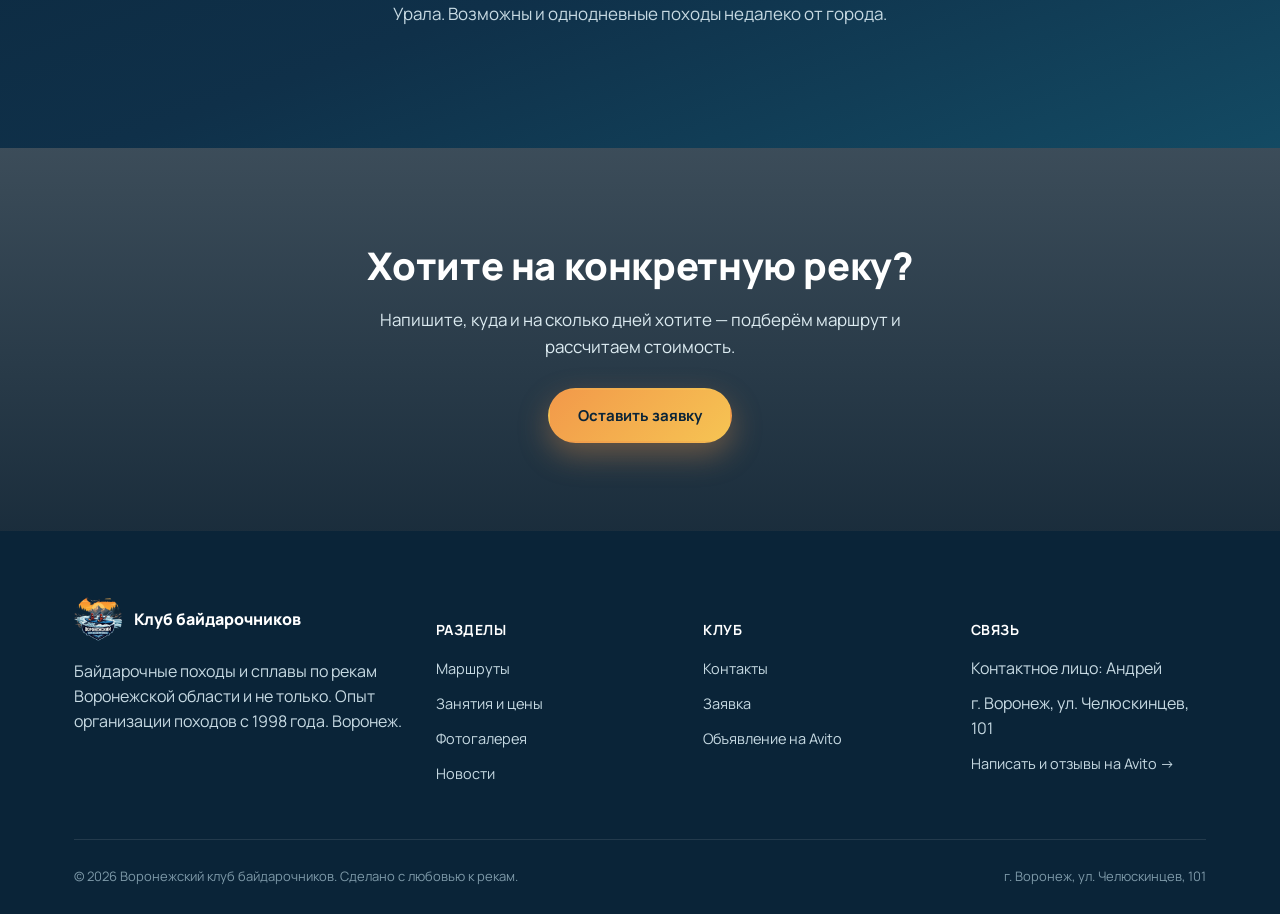
<file: routes.html>
<!DOCTYPE html>
<html lang="ru">
<head>
<meta charset="UTF-8">
<meta name="viewport" content="width=device-width, initial-scale=1.0">
<title>Маршруты — Воронежский клуб байдарочников</title>
<meta name="description" content="Реки, по которым мы ходили: Усманка, Воронеж, Битюг, Дон, Хопёр и другие. Карта маршрутов с отметками километража.">
<link rel="icon" href="assets/logo.png" type="image/png">
<link rel="preconnect" href="https://fonts.googleapis.com">
<link href="https://fonts.googleapis.com/css2?family=Manrope:wght@400;500;600;700;800&display=swap" rel="stylesheet">
<link rel="stylesheet" href="assets/styles.css">
</head>
<body>

<header class="site-header" id="siteHeader">
  <div class="container">
    <a href="index.html" class="brand">
      <img src="assets/logo.png" alt="Логотип Воронежского клуба байдарочников">
      <div class="brand-name">Воронежский клуб<span>байдарочников</span></div>
    </a>
    <nav class="main-nav" id="mainNav">
      <a href="index.html">Главная</a>
      <a href="routes.html" class="active">Маршруты</a>
      <a href="classes.html">Занятия</a>
      <a href="gallery.html">Фотогалерея</a>
      <a href="news.html">Новости</a>
      <a href="contacts.html">Контакты</a>
      <a href="apply.html">Заявка</a>
    </nav>
    <div class="header-cta">
      <button class="nav-toggle" id="navToggle" aria-label="Меню">☰</button>
    </div>
  </div>
</header>

<section class="page-hero" style="--hero-bg:url('https://images.unsplash.com/photo-1696469014188-e6d7ea983c56?auto=format&fit=crop&w=2000&q=80')">
  <div class="container">
    <span class="page-hero-eyebrow">Маршруты</span>
    <h1>Реки, по которым мы ходим</h1>
    <p>Подберём маршрут под вашу группу. Ниже — карта с примерами сплавов и полный список рек, которые мы уже прошли.</p>
  </div>
</section>

<section class="section section--white" id="routes">
  <div class="container">
    <div class="routes-layout">
      <div class="routes-list reveal" id="routesList">
        <div class="route-item is-active" data-route="voronezh">
          <span class="route-color" style="background:#3fb6c9"></span>
          <div><h4>Река Воронеж</h4><span>Чертовицкое → Рамонь · лёгкий</span></div>
          <span class="route-km">18 км</span>
        </div>
        <div class="route-item" data-route="don">
          <span class="route-color" style="background:#f2994a"></span>
          <div><h4>Река Дон</h4><span>Костёнки → Дивногорье · средний</span></div>
          <span class="route-km">32 км</span>
        </div>
        <div class="route-item" data-route="hoper">
          <span class="route-color" style="background:#7c5cff"></span>
          <div><h4>Река Хопёр</h4><span>Новохопёрск → Урюпинск · средний/сложный</span></div>
          <span class="route-km">45 км</span>
        </div>
        <div class="route-item" data-route="vdhr">
          <span class="route-color" style="background:#2ecc71"></span>
          <div><h4>Река Усманка</h4><span>Боровое → турбаза «Лесная сказка» · лёгкий</span></div>
          <span class="route-km">14 км</span>
        </div>
      </div>
      <div class="reveal">
        <div id="routes-map"></div>
        <p class="map-note">* Точки на карте — примерные, для наглядности. Реальные координаты и километраж своих маршрутов можно поправить в <code>assets/script.js</code> (объект <code>routesData</code>).</p>
      </div>
    </div>
  </div>
</section>

<section class="section section--dark">
  <div class="container">
    <div class="section-head reveal">
      <span class="section-eyebrow">Наш опыт</span>
      <h2 class="section-title">Реки, которые мы прошли</h2>
      <p class="section-desc">За годы походов пройдены реки Воронежской области и соседних регионов:</p>
    </div>
    <div class="rivers-cloud reveal">
        <span class="river-chip">Усманка (от истока до устья)</span>
        <span class="river-chip">Воронеж</span>
        <span class="river-chip">Битюг</span>
        <span class="river-chip">Дон</span>
        <span class="river-chip">Тихая Сосна</span>
        <span class="river-chip">Потудань</span>
        <span class="river-chip">Хопёр</span>
        <span class="river-chip">Ворона</span>
        <span class="river-chip">Медведица</span>
        <span class="river-chip">Пра</span>
        <span class="river-chip">Савала</span>
        <span class="river-chip">Красивая Меча</span>
    </div>
    <p class="section-desc reveal" style="text-align:center;margin-top:26px;max-width:760px;margin-left:auto;margin-right:auto;">А также несколько десятков северных рек Кольского полуострова, Карелии и Северного Урала. Возможны и однодневные походы недалеко от города.</p>
  </div>
</section>

<section class="section section--cta" style="--hero-bg:url('https://images.unsplash.com/photo-1562874749-35d09a73efbe?auto=format&fit=crop&w=2000&q=80')">
  <div class="container cta-inner reveal">
    <h2>Хотите на конкретную реку?</h2>
    <p>Напишите, куда и на сколько дней хотите — подберём маршрут и рассчитаем стоимость.</p>
    <a href="apply.html" class="btn btn--sun">Оставить заявку</a>
  </div>
</section>

<footer class="site-footer">
  <div class="container">
    <div class="footer-top">
      <div>
        <div class="footer-brand">
          <img src="assets/logo.png" alt="Логотип клуба">
          <span>Клуб байдарочников</span>
        </div>
        <p>Байдарочные походы и сплавы по рекам Воронежской области и не только. Опыт организации походов с 1998 года. Воронеж.</p>
      </div>
      <div>
        <h5>Разделы</h5>
        <ul>
          <li><a href="routes.html">Маршруты</a></li>
          <li><a href="classes.html">Занятия и цены</a></li>
          <li><a href="gallery.html">Фотогалерея</a></li>
          <li><a href="news.html">Новости</a></li>
        </ul>
      </div>
      <div>
        <h5>Клуб</h5>
        <ul>
          <li><a href="contacts.html">Контакты</a></li>
          <li><a href="apply.html">Заявка</a></li>
          <li><a href="https://www.avito.ru/voronezh/predlozheniya_uslug/pohody_na_baydarkah_1680966635" target="_blank" rel="noopener">Объявление на Avito</a></li>
        </ul>
      </div>
      <div>
        <h5>Связь</h5>
        <ul>
          <li>Контактное лицо: Андрей</li>
          <li>г. Воронеж, ул. Челюскинцев, 101</li>
          <li><a href="https://www.avito.ru/voronezh/predlozheniya_uslug/pohody_na_baydarkah_1680966635" target="_blank" rel="noopener">Написать и отзывы на Avito →</a></li>
        </ul>
      </div>
    </div>
    <div class="footer-bottom">
      <span>© 2026 Воронежский клуб байдарочников. Сделано с любовью к рекам.</span>
      <span>г. Воронеж, ул. Челюскинцев, 101</span>
    </div>
  </div>
</footer>

<script src="assets/script.js"></script>
</body>
</html>
</file>
<file: assets/styles.css>
/* =========================================================
   Воронежский клуб байдарочников — стили
   Палитра "вода": глубокий тёмно-синий/бирюзовый + белый + закатный оранжевый акцент
   ========================================================= */

:root{
  --navy-deep:#0a2438;
  --navy:#0f3049;
  --navy-soft:#134a63;
  --teal:#1a7a8a;
  --teal-light:#3fb6c9;
  --sun:#f2994a;
  --sun-soft:#f6c453;
  --white:#ffffff;
  --off-white:#f4f9fb;
  --ink:#12232f;
  --ink-soft:#4a6472;
  --line:#e1ecf1;
  --shadow: 0 20px 50px rgba(10,36,56,.18);
  --radius: 18px;
  --container: 1180px;
  --ease: cubic-bezier(.22,.61,.36,1);
}

*,*::before,*::after{box-sizing:border-box;}
html{scroll-behavior:smooth;}
body{
  margin:0;
  font-family:"Manrope","Segoe UI",system-ui,-apple-system,sans-serif;
  color:var(--ink);
  background:var(--off-white);
  line-height:1.55;
  -webkit-font-smoothing:antialiased;
}
h1,h2,h3,h4{
  font-family:"Manrope",sans-serif;
  font-weight:800;
  margin:0 0 .5em;
  letter-spacing:-.01em;
}
p{margin:0 0 1em;}
a{color:inherit;text-decoration:none;}
img{max-width:100%;display:block;}
ul{margin:0;padding:0;list-style:none;}
.container{
  width:100%;
  max-width:var(--container);
  margin:0 auto;
  padding:0 24px;
}
.section{padding:104px 0;position:relative;overflow:hidden;}
.section--light{background:var(--off-white);}
.section--white{background:var(--white);}
.section--dark{
  background:linear-gradient(160deg,var(--navy-deep),var(--navy) 60%,var(--navy-soft));
  color:var(--white);
}
.section--dark .section-eyebrow{color:var(--sun-soft);}
.section--dark .section-desc{color:#c7dae3;}
.section-head{
  max-width:720px;
  margin:0 auto 56px;
  text-align:center;
}
.section-eyebrow{
  display:inline-block;
  font-size:13px;
  font-weight:800;
  letter-spacing:.14em;
  text-transform:uppercase;
  color:var(--teal);
  margin-bottom:14px;
}
.section-title{font-size:clamp(28px,4vw,42px);}
.section-desc{color:var(--ink-soft);font-size:17px;}

/* ---------- Buttons ---------- */
.btn{
  display:inline-flex;
  align-items:center;
  gap:10px;
  padding:14px 28px;
  border-radius:999px;
  font-weight:700;
  font-size:15px;
  border:2px solid transparent;
  cursor:pointer;
  transition:transform .25s var(--ease), box-shadow .25s var(--ease), background .25s, color .25s, border-color .25s;
  white-space:nowrap;
}
.btn--sun{
  background:linear-gradient(135deg,var(--sun),var(--sun-soft));
  color:var(--navy-deep);
  box-shadow:0 12px 30px rgba(242,153,74,.35);
}
.btn--sun:hover{transform:translateY(-2px);box-shadow:0 16px 36px rgba(242,153,74,.45);}
.btn--outline{
  border-color:rgba(255,255,255,.55);
  color:#fff;
  background:rgba(255,255,255,.06);
}
.btn--outline:hover{background:rgba(255,255,255,.16);transform:translateY(-2px);}
.btn--outline-dark{
  border-color:var(--navy);
  color:var(--navy);
}
.btn--outline-dark:hover{background:var(--navy);color:#fff;transform:translateY(-2px);}
.btn--block{width:100%;justify-content:center;}

/* ---------- Header ---------- */
.site-header{
  position:fixed;
  top:0;left:0;right:0;
  z-index:1000;
  padding:14px 0;
  transition:background .3s var(--ease), box-shadow .3s var(--ease), padding .3s var(--ease);
}
.site-header.is-scrolled{
  background:rgba(10,36,56,.92);
  backdrop-filter:blur(10px);
  box-shadow:0 8px 24px rgba(0,0,0,.15);
  padding:8px 0;
}
.site-header .container{
  display:flex;
  align-items:center;
  justify-content:space-between;
  gap:24px;
}
.brand{display:flex;align-items:center;gap:12px;color:#fff;}
.brand img{height:52px;width:52px;object-fit:contain;transition:height .3s var(--ease),width .3s var(--ease);}
.site-header.is-scrolled .brand img{height:42px;width:42px;}
.brand-name{font-weight:800;font-size:15px;line-height:1.2;}
.brand-name span{display:block;font-weight:600;font-size:11.5px;opacity:.75;letter-spacing:.06em;text-transform:uppercase;}
.main-nav{display:flex;align-items:center;gap:6px;}
.main-nav a{
  color:#eaf4f8;
  font-size:14.5px;
  font-weight:600;
  padding:10px 14px;
  border-radius:999px;
  transition:background .2s,color .2s;
}
.main-nav a:hover{background:rgba(255,255,255,.12);}
.header-cta{display:flex;align-items:center;gap:10px;}
.nav-toggle{display:none;background:none;border:none;color:#fff;font-size:26px;cursor:pointer;}

/* ---------- Hero ---------- */
.hero{
  position:relative;
  min-height:100vh;
  display:flex;
  align-items:center;
  color:#fff;
  background:linear-gradient(180deg,rgba(8,28,44,.55),rgba(8,28,44,.85)),
             var(--hero-bg) center/cover no-repeat;
}
.hero::after{
  content:"";
  position:absolute;inset:0;
  background:linear-gradient(0deg,var(--off-white) 0%, rgba(244,249,251,0) 14%);
  pointer-events:none;
}
.hero-inner{
  position:relative;
  z-index:2;
  padding-top:120px;
  max-width:760px;
}
.hero-badge{
  display:inline-flex;
  align-items:center;
  gap:8px;
  background:rgba(255,255,255,.12);
  border:1px solid rgba(255,255,255,.25);
  padding:8px 16px;
  border-radius:999px;
  font-size:13px;
  font-weight:700;
  letter-spacing:.05em;
  text-transform:uppercase;
  margin-bottom:24px;
}
.hero h1{
  font-size:clamp(34px,6vw,64px);
  line-height:1.05;
  margin-bottom:20px;
}
.hero h1 em{
  font-style:normal;
  background:linear-gradient(90deg,var(--sun-soft),var(--sun));
  -webkit-background-clip:text;
  background-clip:text;
  color:transparent;
}
.hero p{
  font-size:18px;
  color:#dcebf1;
  max-width:560px;
  margin-bottom:36px;
}
.hero-actions{display:flex;gap:16px;flex-wrap:wrap;margin-bottom:56px;}
.hero-stats{
  display:flex;
  gap:40px;
  flex-wrap:wrap;
  border-top:1px solid rgba(255,255,255,.2);
  padding-top:28px;
}
.hero-stats div b{
  display:block;
  font-size:28px;
  font-weight:800;
  color:var(--sun-soft);
}
.hero-stats div span{font-size:13px;color:#c7dae3;}

/* ---------- Direction cards ---------- */
.grid-cards{
  display:grid;
  grid-template-columns:repeat(4,1fr);
  gap:24px;
}
.card{
  background:#fff;
  border-radius:var(--radius);
  padding:32px 26px;
  box-shadow:0 10px 30px rgba(15,48,73,.08);
  border:1px solid var(--line);
  transition:transform .3s var(--ease), box-shadow .3s var(--ease);
}
.card:hover{transform:translateY(-6px);box-shadow:var(--shadow);}
.card-icon{
  width:52px;height:52px;
  border-radius:14px;
  display:flex;align-items:center;justify-content:center;
  background:linear-gradient(135deg,var(--teal),var(--navy-soft));
  color:#fff;
  margin-bottom:18px;
  font-size:22px;
}
.card h3{font-size:18px;}
.card p{color:var(--ink-soft);font-size:14.5px;margin:0;}

/* ---------- Почему секция (dark, icon row) ---------- */
.values-grid{
  display:grid;
  grid-template-columns:repeat(4,1fr);
  gap:1px;
  background:rgba(255,255,255,.12);
  border-radius:var(--radius);
  overflow:hidden;
}
.value-item{
  background:rgba(255,255,255,.04);
  padding:36px 28px;
  text-align:center;
}
.value-item .num{
  font-size:14px;
  font-weight:800;
  color:var(--sun-soft);
  letter-spacing:.1em;
  margin-bottom:14px;
  display:block;
}
.value-item h4{color:#fff;font-size:17px;}
.value-item p{color:#c7dae3;font-size:14px;margin:0;}

/* ---------- Маршруты / карта ---------- */
.routes-layout{
  display:grid;
  grid-template-columns:.9fr 1.1fr;
  gap:44px;
  align-items:stretch;
}
.routes-list{display:flex;flex-direction:column;gap:14px;}
.route-item{
  display:flex;
  align-items:center;
  gap:16px;
  background:#fff;
  border:1px solid var(--line);
  border-radius:14px;
  padding:16px 18px;
  cursor:pointer;
  transition:border-color .2s, box-shadow .2s, transform .2s;
}
.route-item:hover, .route-item.is-active{
  border-color:var(--teal-light);
  box-shadow:0 10px 26px rgba(26,122,138,.14);
  transform:translateX(4px);
}
.route-color{width:12px;height:12px;border-radius:50%;flex:none;}
.route-item h4{margin:0 0 2px;font-size:15.5px;}
.route-item span{font-size:13px;color:var(--ink-soft);}
.route-km{
  margin-left:auto;
  font-weight:800;
  font-size:14px;
  color:var(--navy);
  background:var(--off-white);
  padding:6px 12px;
  border-radius:999px;
  flex:none;
}
#routes-map{
  width:100%;
  height:100%;
  min-height:460px;
  border-radius:var(--radius);
  box-shadow:var(--shadow);
  border:6px solid #fff;
}
.map-note{
  margin-top:14px;
  font-size:13px;
  color:var(--ink-soft);
}

/* ---------- Занятия ---------- */
.schedule-table{
  width:100%;
  border-collapse:separate;
  border-spacing:0 12px;
}
.schedule-table th{
  text-align:left;
  font-size:12.5px;
  text-transform:uppercase;
  letter-spacing:.08em;
  color:var(--ink-soft);
  padding:0 20px 6px;
}
.schedule-table td{
  background:#fff;
  padding:18px 20px;
  border-top:1px solid var(--line);
  border-bottom:1px solid var(--line);
  font-size:15px;
}
.schedule-table tr td:first-child{border-left:1px solid var(--line);border-radius:14px 0 0 14px;font-weight:700;}
.schedule-table tr td:last-child{border-right:1px solid var(--line);border-radius:0 14px 14px 0;}
.level-tag{
  display:inline-block;
  padding:4px 12px;
  border-radius:999px;
  font-size:12.5px;
  font-weight:700;
  background:rgba(26,122,138,.12);
  color:var(--teal);
}
.level-tag.adv{background:rgba(242,153,74,.15);color:#c9702d;}

/* ---------- Галерея ---------- */
.gallery-grid{
  display:grid;
  grid-template-columns:repeat(4,1fr);
  grid-auto-rows:170px;
  gap:14px;
}
.gallery-grid a{
  position:relative;
  border-radius:14px;
  overflow:hidden;
  display:block;
}
.gallery-grid img{width:100%;height:100%;object-fit:cover;transition:transform .5s var(--ease);}
.gallery-grid a:hover img{transform:scale(1.08);}
.gallery-grid a::after{
  content:"";
  position:absolute;inset:0;
  background:linear-gradient(0deg,rgba(10,36,56,.45),transparent 50%);
  opacity:0;transition:opacity .3s;
}
.gallery-grid a:hover::after{opacity:1;}
.g-tall{grid-row:span 2;}
.g-wide{grid-column:span 2;}

/* ---------- Новости ---------- */
.news-grid{
  display:grid;
  grid-template-columns:repeat(3,1fr);
  gap:24px;
}
.news-card{
  background:rgba(255,255,255,.05);
  border:1px solid rgba(255,255,255,.14);
  border-radius:var(--radius);
  overflow:hidden;
  transition:transform .3s var(--ease);
}
.news-card:hover{transform:translateY(-6px);}
.news-card img{height:180px;object-fit:cover;}
.news-body{padding:22px;}
.news-date{font-size:12.5px;color:var(--sun-soft);font-weight:700;letter-spacing:.05em;text-transform:uppercase;margin-bottom:10px;display:block;}
.news-card h3{font-size:17px;color:#fff;}
.news-card p{color:#c7dae3;font-size:14px;margin:0 0 14px;}
.news-card .read-more{font-size:13.5px;font-weight:700;color:var(--sun-soft);}

/* ---------- Контакты ---------- */
.contacts-layout{
  display:grid;
  grid-template-columns:1fr 1fr;
  gap:44px;
  align-items:start;
}
.contact-row{
  display:flex;
  gap:16px;
  padding:18px 0;
  border-bottom:1px solid var(--line);
}
.contact-row:last-child{border-bottom:none;}
.contact-icon{
  width:44px;height:44px;border-radius:12px;
  background:var(--off-white);
  display:flex;align-items:center;justify-content:center;
  color:var(--teal);font-size:19px;flex:none;
}
.contact-row h4{margin:0 0 2px;font-size:15px;}
.contact-row p{margin:0;color:var(--ink-soft);font-size:14.5px;}
#contacts-map{width:100%;height:340px;border-radius:var(--radius);box-shadow:var(--shadow);border:6px solid #fff;}
.social-links{display:flex;gap:12px;margin-top:20px;}
.social-links a{
  width:42px;height:42px;border-radius:50%;
  background:var(--off-white);
  display:flex;align-items:center;justify-content:center;
  color:var(--navy);font-size:17px;
  transition:background .2s,color .2s;
}
.social-links a:hover{background:var(--navy);color:#fff;}

/* ---------- Заявка ---------- */
.apply-layout{
  display:grid;
  grid-template-columns:.9fr 1.1fr;
  gap:50px;
  align-items:center;
}
.apply-form{
  background:rgba(255,255,255,.96);
  color:var(--ink);
  border-radius:var(--radius);
  padding:38px;
  box-shadow:var(--shadow);
}
.form-row{display:grid;grid-template-columns:1fr 1fr;gap:16px;margin-bottom:16px;}
.form-field{display:flex;flex-direction:column;gap:6px;}
.form-field.full{grid-column:1/-1;}
.form-field label{font-size:13px;font-weight:700;color:var(--ink-soft);}
.form-field input,.form-field select,.form-field textarea{
  padding:13px 14px;
  border-radius:10px;
  border:1.5px solid var(--line);
  font-family:inherit;
  font-size:14.5px;
  background:var(--off-white);
  transition:border-color .2s, background .2s;
}
.form-field input:focus,.form-field select:focus,.form-field textarea:focus{
  outline:none;
  border-color:var(--teal-light);
  background:#fff;
}
.form-note{font-size:12.5px;color:var(--ink-soft);margin-top:12px;}
.form-success{
  display:none;
  background:rgba(26,122,138,.1);
  border:1px solid var(--teal-light);
  color:var(--teal);
  padding:14px 16px;
  border-radius:12px;
  font-size:14px;
  font-weight:600;
  margin-top:16px;
}
.form-success.show{display:block;}
.apply-points{list-style:none;margin:28px 0 0;padding:0;}
.apply-points li{
  display:flex;gap:14px;margin-bottom:18px;color:#dcebf1;font-size:15px;
}
.apply-points li b{color:#fff;}
.apply-points .chk{
  width:28px;height:28px;border-radius:50%;
  background:rgba(242,153,74,.18);
  color:var(--sun-soft);
  display:flex;align-items:center;justify-content:center;
  flex:none;font-weight:800;
}

/* ---------- Footer ---------- */
.site-footer{
  background:var(--navy-deep);
  color:#c7dae3;
  padding:64px 0 28px;
}
.footer-top{
  display:grid;
  grid-template-columns:1.4fr 1fr 1fr 1fr;
  gap:32px;
  padding-bottom:44px;
  border-bottom:1px solid rgba(255,255,255,.1);
}
.footer-brand{display:flex;align-items:center;gap:12px;margin-bottom:16px;}
.footer-brand img{height:48px;width:48px;}
.footer-brand span{font-weight:800;color:#fff;font-size:16px;}
.site-footer h5{color:#fff;font-size:14px;margin-bottom:16px;letter-spacing:.04em;text-transform:uppercase;}
.site-footer ul li{margin-bottom:10px;}
.site-footer ul a{font-size:14.5px;color:#c7dae3;transition:color .2s;}
.site-footer ul a:hover{color:var(--sun-soft);}
.footer-bottom{
  display:flex;justify-content:space-between;align-items:center;
  padding-top:26px;font-size:13px;color:#7d99a8;flex-wrap:wrap;gap:12px;
}

/* ---------- Reveal animation ---------- */
.reveal{opacity:0;transform:translateY(28px);transition:opacity .7s var(--ease), transform .7s var(--ease);}
.reveal.is-visible{opacity:1;transform:translateY(0);}

/* ---------- Responsive ---------- */
@media(max-width:1024px){
  .grid-cards{grid-template-columns:repeat(2,1fr);}
  .values-grid{grid-template-columns:repeat(2,1fr);}
  .routes-layout,.contacts-layout,.apply-layout{grid-template-columns:1fr;}
  .news-grid{grid-template-columns:repeat(2,1fr);}
  .gallery-grid{grid-template-columns:repeat(3,1fr);}
  .main-nav{display:none;}
  .nav-toggle{display:block;}
}
@media(max-width:640px){
  .section{padding:72px 0;}
  .grid-cards{grid-template-columns:1fr;}
  .values-grid{grid-template-columns:1fr;}
  .news-grid{grid-template-columns:1fr;}
  .gallery-grid{grid-template-columns:repeat(2,1fr);}
  .g-wide{grid-column:span 1;}
  .form-row{grid-template-columns:1fr;}
  .footer-top{grid-template-columns:1fr 1fr;}
  .hero-stats{gap:24px;}
}

/* =========================================================
   Многостраничность: активный пункт, страница-герой, CTA
   ========================================================= */
.main-nav a.active{
  background:rgba(255,255,255,.16);
  color:#fff;
}
.main-nav a.active::after{
  content:"";
  display:block;
  height:2px;
  margin-top:3px;
  border-radius:2px;
  background:var(--sun);
}

/* Внутренний герой (меньше основного) */
.page-hero{
  position:relative;
  padding:170px 0 70px;
  color:#fff;
  background:linear-gradient(180deg,rgba(8,28,44,.62),rgba(8,28,44,.9)),
             var(--hero-bg) center/cover no-repeat;
}
.page-hero-eyebrow{
  display:inline-block;
  font-size:13px;font-weight:800;letter-spacing:.14em;text-transform:uppercase;
  color:var(--sun-soft);margin-bottom:14px;
}
.page-hero h1{font-size:clamp(30px,5vw,50px);line-height:1.08;margin-bottom:14px;}
.page-hero p{font-size:18px;color:#dcebf1;max-width:620px;margin:0;}

/* CTA-полоса */
.section--cta{
  position:relative;
  padding:88px 0;
  color:#fff;
  text-align:center;
  background:linear-gradient(180deg,rgba(8,28,44,.78),rgba(8,28,44,.92)),
            var(--hero-bg) center/cover no-repeat;
}
.cta-inner{max-width:640px;}
.cta-inner h2{font-size:clamp(26px,4vw,38px);margin-bottom:12px;}
.cta-inner p{color:#dcebf1;font-size:17px;margin-bottom:28px;}

/* Новости на светлом фоне (страница новостей) */
.news-card--light{
  background:#fff;
  border:1px solid var(--line);
}
.news-card--light h3{color:var(--ink);}
.news-card--light p{color:var(--ink-soft);}
.news-card--light .news-date{color:var(--teal);}

/* Полная галерея — больше строк */
.gallery-grid--full{grid-auto-rows:190px;}

/* =========================================================
   Цены, отзывы, список рек (данные из объявления Avito)
   ========================================================= */
/* Цены */
.price-cards{
  display:grid;
  grid-template-columns:repeat(2,1fr);
  gap:24px;
  max-width:820px;
  margin:0 auto;
}
.price-card{
  background:#fff;
  border:1px solid var(--line);
  border-radius:var(--radius);
  padding:34px 30px;
  text-align:center;
  box-shadow:0 10px 30px rgba(15,48,73,.08);
  transition:transform .3s var(--ease), box-shadow .3s var(--ease);
}
.price-card:hover{transform:translateY(-6px);box-shadow:var(--shadow);}
.price-card h3{font-size:19px;margin-bottom:10px;}
.price-card .price{
  font-size:34px;font-weight:800;color:var(--teal);margin-bottom:12px;
}
.price-card p{color:var(--ink-soft);font-size:14.5px;margin-bottom:22px;}
.price-card--accent{
  background:linear-gradient(160deg,#0f3049,#134a63);
  border-color:transparent;
}
.price-card--accent h3{color:#fff;}
.price-card--accent .price{color:var(--sun-soft);}
.price-card--accent p{color:#c7dae3;}

/* Отзывы */
.reviews-grid{
  display:grid;
  grid-template-columns:repeat(3,1fr);
  gap:24px;
}
.review-card{
  background:#fff;
  border:1px solid var(--line);
  border-radius:var(--radius);
  padding:28px 26px;
  box-shadow:0 10px 30px rgba(15,48,73,.06);
  display:flex;flex-direction:column;gap:14px;
}
.review-stars{color:var(--sun);font-size:18px;letter-spacing:2px;}
.review-card p{color:var(--ink);font-size:14.5px;margin:0;line-height:1.6;flex:1;}
.review-author{border-top:1px solid var(--line);padding-top:14px;}
.review-author b{display:block;font-size:15px;}
.review-author span{font-size:12.5px;color:var(--ink-soft);}

/* Список рек */
.rivers-cloud{
  display:flex;flex-wrap:wrap;gap:12px;justify-content:center;max-width:900px;margin:0 auto;
}
.river-chip{
  background:rgba(255,255,255,.08);
  border:1px solid rgba(255,255,255,.2);
  color:#eaf4f8;
  padding:10px 18px;
  border-radius:999px;
  font-size:14.5px;
  font-weight:600;
}

@media(max-width:1024px){
  .reviews-grid{grid-template-columns:repeat(2,1fr);}
}
@media(max-width:640px){
  .price-cards{grid-template-columns:1fr;}
  .reviews-grid{grid-template-columns:1fr;}
}

/* =========================================================
   Центрированный hero: логотип по центру + покачивание
   ========================================================= */
.hero-inner--center{
  display:flex;
  flex-direction:column;
  align-items:center;
  text-align:center;
  max-width:860px;
  margin-left:auto;
  margin-right:auto;
}
.hero-inner--center .hero-p,
.hero-inner--center p{margin-left:auto;margin-right:auto;}
.hero-inner--center .hero-actions{justify-content:center;}
.hero-inner--center .hero-stats{justify-content:center;}

.hero-logo{
  width:clamp(180px,22vw,250px);
  aspect-ratio:1;
  margin:0 auto 22px;
  position:relative;
  z-index:2;
  animation:heroSway 5s ease-in-out infinite;
  will-change:transform;
}
.hero-logo::before{               /* мягкое свечение-круг за логотипом */
  content:"";
  position:absolute;inset:-8%;
  border-radius:50%;
  background:radial-gradient(circle, rgba(63,182,201,.35), rgba(10,36,56,0) 66%);
  z-index:-1;
}
.hero-logo img{
  width:100%;height:100%;
  object-fit:contain;
  border-radius:50%;                /* чистый круглый край */
  box-shadow:0 14px 34px rgba(0,0,0,.45), 0 0 0 4px rgba(255,255,255,.16);
}
@keyframes heroSway{
  0%,100%{transform:rotate(-2.5deg) translateY(0);}
  50%{transform:rotate(2.5deg) translateY(-8px);}
}
@media(prefers-reduced-motion:reduce){ .hero-logo{animation:none;} }

/* Заглушка карты, пока не вставлен ключ Яндекс.Карт */
.map-fallback{
  width:100%;height:100%;min-height:340px;
  display:flex;flex-direction:column;align-items:center;justify-content:center;gap:10px;
  text-align:center;padding:32px;
  background:linear-gradient(160deg,#eaf3f7,#dbeaf1);
  color:var(--ink-soft);
}
.map-fallback b{font-size:18px;color:var(--navy);}
.map-fallback span{font-size:14px;max-width:420px;}
.map-fallback code{background:#fff;padding:2px 6px;border-radius:6px;font-size:12.5px;color:var(--teal);}
.map-fallback a{
  margin-top:6px;font-weight:700;color:#fff;background:var(--teal);
  padding:10px 20px;border-radius:999px;font-size:14px;
}
#routes-map, #contacts-map{ overflow:hidden; background:#e8f1f5; }
</file>
